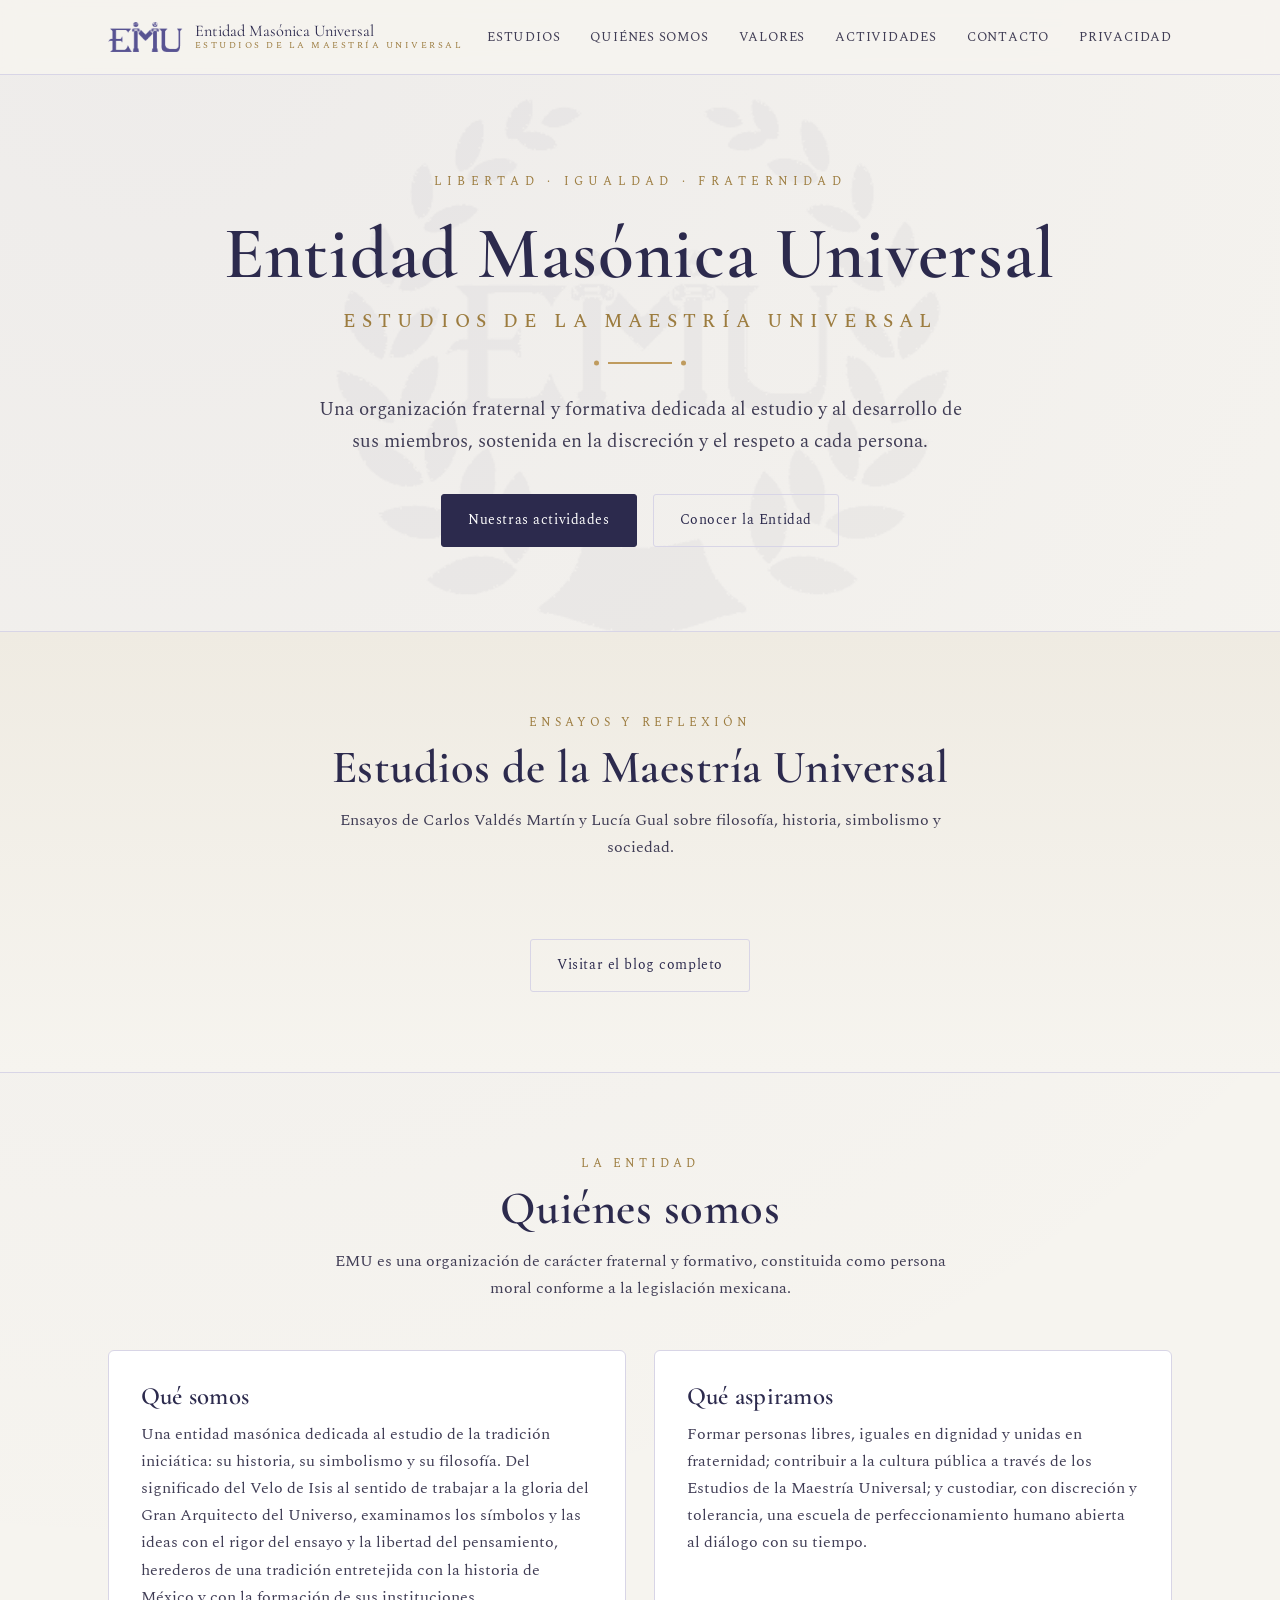
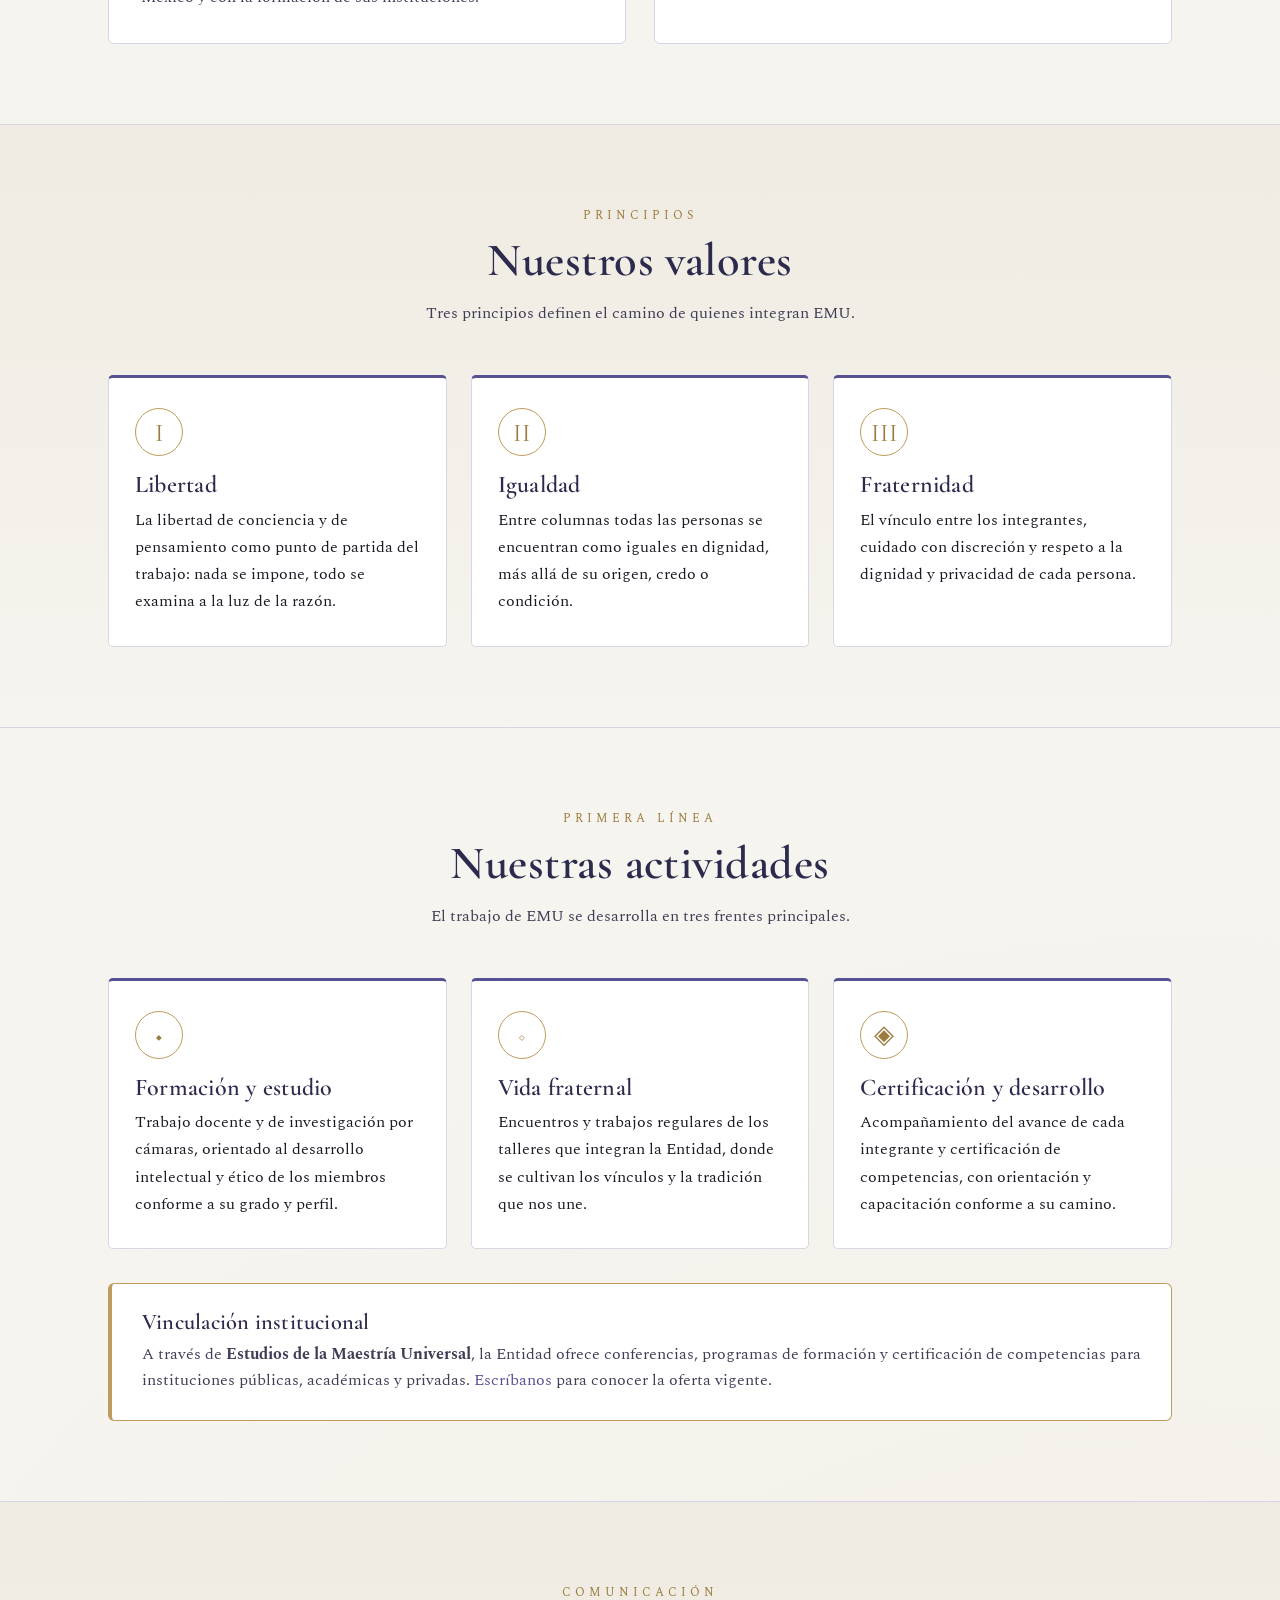
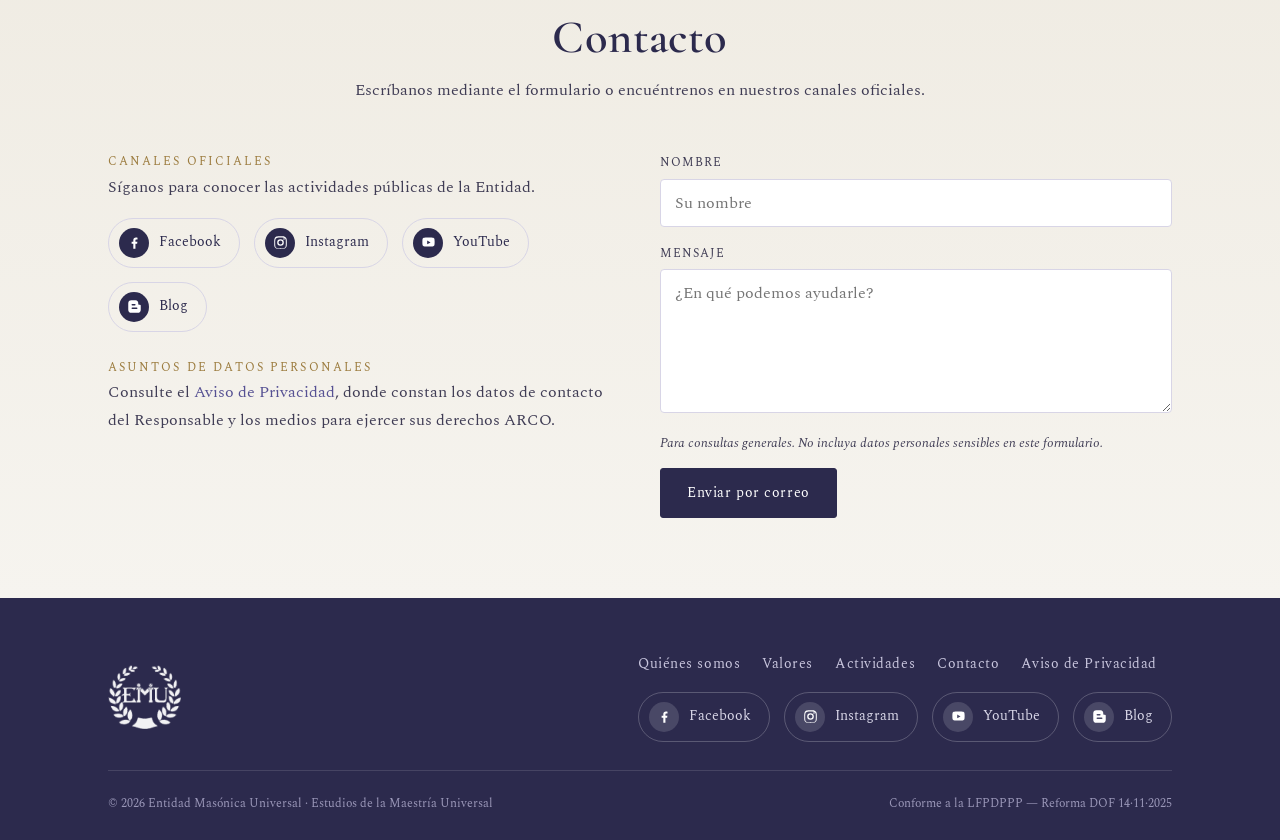
<file: index.html>
<!DOCTYPE html>
<html lang="es">
<head>
<meta charset="UTF-8">
<meta name="viewport" content="width=device-width, initial-scale=1.0">
<title>Entidad Masónica Universal (EMU)</title>
<meta name="description" content="Entidad Masónica Universal — Razón, Virtud y Fraternidad. Organización fraternal y formativa.">
<link rel="icon" href="[data-uri]">
<link rel="preconnect" href="https://fonts.googleapis.com">
<link rel="preconnect" href="https://fonts.gstatic.com" crossorigin>
<link href="https://fonts.googleapis.com/css2?family=Cormorant+Garamond:ital,wght@0,400;0,500;0,600;0,700;1,400;1,500&family=Spectral:wght@300;400;500;600&display=swap" rel="stylesheet">
<script type="application/ld+json">
{"@context":"https://schema.org","@type":"Organization","name":"Entidad Masónica Universal","alternateName":["EMU","Estudios de la Maestría Universal"],"url":"https://emu-ac.mx","sameAs":["https://www.facebook.com/groups/191150687660778","https://www.instagram.com/entidadmasonicauniversal/","https://www.youtube.com/@entidadmasonicauniversal5749","https://carlosvaldesmartin.blogspot.com/"]}
</script>
<style>
:root{
  --ink:#1B1A24; --ink-soft:#403D55;
  --purple:#565193; --purple-dk:#3E3A6E; --purple-deep:#2C2A4D;
  --lav:#EAE9F2; --lav-line:#D8D5E6;
  --gold:#BF9B5E; --gold-dk:#9C7C3F;
  --paper:#F6F4EF; --paper-warm:#EFEBE2; --panel:#FFFFFF;
  --maxw:1120px;
}
*{box-sizing:border-box;margin:0;padding:0}
html{scroll-behavior:smooth;scroll-padding-top:88px}
body{
  font-family:'Spectral',Georgia,serif; color:var(--ink);
  background:var(--paper);
  background-image:
    radial-gradient(circle at 12% 0%, rgba(86,81,147,.05), transparent 38%),
    radial-gradient(circle at 92% 100%, rgba(191,155,94,.05), transparent 40%);
  line-height:1.7; font-weight:400; -webkit-font-smoothing:antialiased;
}
h1,h2,h3,h4{font-family:'Cormorant Garamond',serif; font-weight:600; line-height:1.1; color:var(--purple-deep); letter-spacing:.01em}
a{color:var(--purple); text-decoration:none}
.wrap{max-width:var(--maxw); margin:0 auto; padding:0 28px}

/* ---------- NAV ---------- */
header{position:sticky; top:0; z-index:50; background:rgba(246,244,239,.86);
  backdrop-filter:blur(10px); border-bottom:1px solid var(--lav-line)}
.nav{display:flex; align-items:center; justify-content:space-between; height:74px}
.brand{display:flex; align-items:center; gap:12px}
.brand img{height:30px; width:auto}
.brand .bt{font-family:'Cormorant Garamond',serif; font-size:1.02rem; line-height:1; color:var(--purple-deep)}
.brand .bt small{display:block; font-family:'Spectral',serif; font-size:.56rem; letter-spacing:.28em; text-transform:uppercase; color:var(--gold-dk); margin-top:3px}
nav ul{list-style:none; display:flex; gap:30px; align-items:center}
nav a{font-family:'Spectral',serif; font-size:.82rem; letter-spacing:.06em; text-transform:uppercase; color:var(--ink-soft); position:relative; padding:4px 0}
nav a::after{content:""; position:absolute; left:0; bottom:-2px; width:0; height:1.5px; background:var(--gold); transition:width .3s ease}
nav a:hover{color:var(--purple-deep)} nav a:hover::after{width:100%}
.menu-btn{display:none; background:none; border:1px solid var(--lav-line); border-radius:4px; padding:8px 10px; cursor:pointer; color:var(--purple-deep); font-size:1.1rem}

/* ---------- HERO ---------- */
.hero{position:relative; overflow:hidden; padding:96px 0 84px; text-align:center}
.hero .seal-bg{position:absolute; top:50%; left:50%; transform:translate(-50%,-48%);
  width:min(620px,90%); opacity:.05; pointer-events:none; filter:saturate(.4)}
.hero-inner{position:relative}
.eyebrow{font-family:'Spectral',serif; font-size:.78rem; letter-spacing:.42em; text-transform:uppercase; color:var(--gold-dk); margin-bottom:22px}
.hero h1{font-size:clamp(2.6rem,6vw,4.6rem); font-weight:600}
.hero h1 .sub{display:block; font-family:'Spectral',serif; font-style:normal; font-weight:500; font-size:.26em; color:var(--gold-dk); margin-top:16px; letter-spacing:.32em; text-transform:uppercase}
.rule-gold{width:64px; height:2px; background:var(--gold); margin:30px auto; position:relative}
.rule-gold::before,.rule-gold::after{content:""; position:absolute; top:50%; width:5px; height:5px; background:var(--gold); border-radius:50%; transform:translateY(-50%)}
.rule-gold::before{left:-14px} .rule-gold::after{right:-14px}
.hero p.lead{max-width:660px; margin:0 auto 36px; font-size:1.18rem; color:var(--ink-soft)}
.cta-row{display:flex; gap:16px; justify-content:center; flex-wrap:wrap}
.btn{display:inline-flex; align-items:center; gap:9px; font-family:'Spectral',serif; font-size:.9rem; letter-spacing:.04em;
  padding:13px 26px; border-radius:3px; border:1px solid transparent; cursor:pointer; transition:all .25s ease}
.btn-solid{background:var(--purple-deep); color:#fff; border-color:var(--purple-deep)}
.btn-solid:hover{background:var(--purple); transform:translateY(-2px); box-shadow:0 10px 24px rgba(62,58,110,.22)}
.btn-ghost{background:transparent; color:var(--purple-deep); border-color:var(--lav-line)}
.btn-ghost:hover{border-color:var(--gold); color:var(--gold-dk)}

/* ---------- SECTIONS ---------- */
section.band{padding:80px 0; border-top:1px solid var(--lav-line)}
section.band.alt{background:linear-gradient(180deg,var(--paper-warm),var(--paper))}
.sec-head{text-align:center; margin-bottom:48px}
.sec-head .kicker{font-family:'Spectral',serif; font-size:.74rem; letter-spacing:.34em; text-transform:uppercase; color:var(--gold-dk); display:block; margin-bottom:10px}
.sec-head h2{font-size:clamp(2rem,4vw,2.9rem)}
.sec-head p{max-width:640px; margin:14px auto 0; color:var(--ink-soft)}

/* Quiénes somos / valores */
.two-col{display:grid; grid-template-columns:1fr 1fr; gap:28px}
.col-card{background:var(--panel); border:1px solid var(--lav-line); border-radius:6px; padding:32px}
.col-card h3{font-size:1.55rem; margin-bottom:10px}
.col-card p{color:var(--ink-soft); font-size:1rem}
.pillars{display:grid; grid-template-columns:repeat(3,1fr); gap:24px; margin-top:8px}
.pillar{background:var(--panel); border:1px solid var(--lav-line); border-top:3px solid var(--purple); border-radius:5px; padding:30px 26px; transition:transform .25s, box-shadow .25s}
.pillar:hover{transform:translateY(-4px); box-shadow:0 14px 30px rgba(44,42,77,.10)}
.pillar h3{font-size:1.5rem; margin-bottom:8px}
.pillar .ico{font-family:'Cormorant Garamond',serif; font-size:1.6rem; color:var(--gold-dk); border:1.5px solid var(--gold); width:48px; height:48px; display:flex; align-items:center; justify-content:center; border-radius:50%; margin-bottom:16px}
.editable-note{margin-top:30px; text-align:center; font-style:italic; font-size:.92rem; color:var(--ink-soft); background:var(--lav); border:1px dashed var(--purple); border-radius:5px; padding:14px 18px}

/* Aviso resumen (home) */
.aviso-card{background:var(--panel); border:1px solid var(--lav-line); border-top:4px solid var(--gold); border-radius:6px; padding:44px clamp(24px,5vw,56px); max-width:860px; margin:0 auto; text-align:center; box-shadow:0 8px 30px rgba(44,42,77,.06)}
.aviso-card h3{font-size:1.9rem; margin-bottom:12px}
.aviso-card p{color:var(--ink-soft); margin-bottom:10px}
.aviso-card ul{list-style:none; display:flex; flex-wrap:wrap; gap:10px 18px; justify-content:center; margin:20px 0 28px; padding:0}
.aviso-card li{font-family:'Spectral',serif; font-size:.82rem; letter-spacing:.04em; color:var(--purple-dk); background:var(--lav); border-radius:20px; padding:6px 14px}

/* Documento legal (aviso.html) */
.doc{background:var(--panel); border:1px solid var(--lav-line); border-radius:6px; padding:48px clamp(24px,5vw,64px); box-shadow:0 8px 30px rgba(44,42,77,.06)}
.doc .stamp{display:flex; justify-content:space-between; align-items:flex-start; flex-wrap:wrap; gap:14px; border-bottom:2px solid var(--gold); padding-bottom:18px; margin-bottom:30px}
.doc .stamp .meta{font-family:'Spectral',serif; font-size:.78rem; letter-spacing:.05em; color:var(--gold-dk); text-transform:uppercase; text-align:right}
.doc h3{font-size:1.7rem; margin:30px 0 8px; padding-top:6px}
.doc h3:first-of-type{margin-top:0}
.doc h4{font-family:'Cormorant Garamond',serif; font-size:1.25rem; color:var(--purple); margin:18px 0 4px}
.doc p{margin:0 0 12px; font-size:1rem}
.doc ul{margin:0 0 14px 22px} .doc li{margin-bottom:5px; font-size:1rem}
.doc .sensible{color:var(--purple-dk); font-weight:600}
.doc table.t{width:100%; border-collapse:collapse; margin:8px 0 18px; font-size:.92rem}
.doc table.t th{background:var(--purple-deep); color:#fff; text-align:left; padding:9px 12px; font-family:'Spectral',serif; font-weight:500; font-size:.82rem; letter-spacing:.03em}
.doc table.t td{border:1px solid var(--lav-line); padding:9px 12px; vertical-align:top}
.doc table.t tr:nth-child(even) td{background:#FAFAFD}
.tag{display:inline-block; font-family:'Spectral',serif; font-size:.66rem; font-weight:600; letter-spacing:.08em; text-transform:uppercase; padding:2px 8px; border-radius:3px}
.tag.s{background:var(--purple); color:#fff} .tag.o{background:var(--lav); color:var(--purple-dk)}

/* Derechos / ARCO hub */
.arco-grid{display:grid; grid-template-columns:repeat(2,1fr); gap:20px}
.arco-card{background:var(--panel); border:1px solid var(--lav-line); border-radius:6px; padding:28px; display:flex; flex-direction:column; transition:border-color .25s, transform .25s}
.arco-card:hover{border-color:var(--gold); transform:translateY(-3px)}
.arco-card .lt{font-family:'Cormorant Garamond',serif; font-size:2.2rem; color:var(--gold); line-height:1; margin-bottom:6px}
.arco-card h3{font-size:1.5rem; margin-bottom:8px}
.arco-card p{font-size:.96rem; color:var(--ink-soft); margin-bottom:18px; flex:1}
.arco-card .btn{align-self:flex-start}
.arco-steps{display:grid; grid-template-columns:repeat(4,1fr); gap:16px; margin-top:30px}
.step{text-align:center; padding:18px 12px; background:var(--lav); border-radius:5px}
.step .n{font-family:'Cormorant Garamond',serif; font-size:1.8rem; color:var(--purple); font-weight:700}
.step p{font-size:.84rem; color:var(--ink-soft); margin-top:4px}
.privacy-flag{margin-top:30px; background:#FBF6EC; border:1px solid var(--gold); border-left:4px solid var(--gold); border-radius:5px; padding:18px 22px; font-size:.94rem}
.privacy-flag strong{color:var(--gold-dk)}

/* FAQ */
.faq{max-width:820px; margin:0 auto}
.faq details{background:var(--panel); border:1px solid var(--lav-line); border-radius:5px; margin-bottom:12px; overflow:hidden}
.faq summary{cursor:pointer; padding:18px 22px; font-family:'Cormorant Garamond',serif; font-size:1.32rem; color:var(--purple-deep); list-style:none; display:flex; justify-content:space-between; align-items:center; gap:14px}
.faq summary::-webkit-details-marker{display:none}
.faq summary::after{content:"+"; font-family:'Spectral',serif; font-size:1.5rem; color:var(--gold); transition:transform .25s}
.faq details[open] summary::after{transform:rotate(45deg)}
.faq details[open] summary{border-bottom:1px solid var(--lav-line)}
.faq .a{padding:16px 22px 22px; font-size:1rem; color:var(--ink-soft)}

/* Contacto */
.contact-grid{display:grid; grid-template-columns:1fr 1fr; gap:40px; align-items:start}
.contact-info p{margin-bottom:16px; font-size:1.02rem; color:var(--ink-soft)}
.contact-info .lbl{font-family:'Spectral',serif; font-size:.72rem; letter-spacing:.18em; text-transform:uppercase; color:var(--gold-dk); display:block; margin-bottom:2px}
.form label{display:block; font-family:'Spectral',serif; font-size:.78rem; letter-spacing:.08em; text-transform:uppercase; color:var(--ink-soft); margin:0 0 5px}
.form input,.form textarea{width:100%; font-family:'Spectral',serif; font-size:1rem; padding:11px 14px; border:1px solid var(--lav-line); border-radius:4px; background:var(--panel); margin-bottom:16px; color:var(--ink)}
.form input:focus,.form textarea:focus{outline:none; border-color:var(--purple)}
.form .mini{font-size:.82rem; color:var(--ink-soft); font-style:italic; margin-top:-6px}

/* Redes sociales */
.social-row{display:flex; gap:14px; flex-wrap:wrap; margin-top:8px}
.social-btn{display:inline-flex; align-items:center; gap:10px; font-family:'Spectral',serif; font-size:.88rem; color:var(--purple-deep);
  border:1px solid var(--lav-line); border-radius:30px; padding:9px 18px 9px 10px; transition:border-color .25s, transform .25s}
.social-btn:hover{border-color:var(--gold); transform:translateY(-2px)}
.social-btn .si{width:30px; height:30px; border-radius:50%; background:var(--purple-deep); color:#fff; display:flex; align-items:center; justify-content:center}
.social-btn .si svg{width:15px; height:15px; fill:#fff}
footer .social-row{justify-content:flex-end}
footer .social-btn{border-color:rgba(255,255,255,.22); color:#D9D7E8}
footer .social-btn .si{background:rgba(255,255,255,.14)}
footer .social-btn:hover{border-color:var(--gold); color:#fff}

/* Footer */
footer{background:var(--purple-deep); color:#D9D7E8; padding:54px 0 26px; margin-top:0}
.foot-top{display:flex; justify-content:space-between; align-items:center; flex-wrap:wrap; gap:24px; border-bottom:1px solid rgba(255,255,255,.12); padding-bottom:28px}
.foot-top img{height:64px; opacity:.95; filter:brightness(0) invert(1)}
.foot-links{display:flex; gap:22px; flex-wrap:wrap}
.foot-links a{color:#C9C6DE; font-family:'Spectral',serif; font-size:.86rem; letter-spacing:.04em}
.foot-links a:hover{color:var(--gold)}
.foot-bottom{padding-top:22px; font-size:.78rem; color:#9A97B8; display:flex; justify-content:space-between; flex-wrap:wrap; gap:10px}

/* reveal */
.reveal{opacity:0; transform:translateY(22px); transition:opacity .7s ease, transform .7s ease}
.reveal.in{opacity:1; transform:none}

@media(max-width:860px){
  .pillars,.arco-grid,.arco-steps,.contact-grid,.two-col{grid-template-columns:1fr}
  .arco-steps{grid-template-columns:repeat(2,1fr)}
  nav ul{position:fixed; inset:74px 0 auto 0; flex-direction:column; gap:0; background:var(--paper); border-bottom:1px solid var(--lav-line); padding:8px 0; transform:translateY(-130%); transition:transform .3s ease}
  nav ul.open{transform:none}
  nav li{width:100%; text-align:center} nav a{display:block; padding:14px 0}
  .menu-btn{display:block}
  footer .social-row{justify-content:flex-start}
}

/* ===== Estudios ===== */
.lectura{background:linear-gradient(135deg,var(--purple-deep),var(--purple)); color:#EDEBF7; border-radius:8px; padding:36px clamp(22px,4vw,48px); margin-bottom:34px}
.lectura-tag{display:inline-block; font-family:'Spectral',serif; font-size:.7rem; letter-spacing:.3em; text-transform:uppercase; color:var(--gold); border:1px solid var(--gold); border-radius:20px; padding:4px 14px; margin-bottom:14px}
.lectura h3{color:#fff; font-size:clamp(1.5rem,3vw,2.1rem); margin-bottom:10px}
.lectura p{color:#CFCCE4; max-width:760px; margin-bottom:20px}
.lectura .lectura-ghost{border-color:rgba(255,255,255,.35); color:#fff}
.lectura .lectura-ghost:hover{border-color:var(--gold); color:var(--gold)}
.post-grid{display:grid; grid-template-columns:repeat(3,1fr); gap:22px}
.post-card{background:var(--panel); border:1px solid var(--lav-line); border-radius:6px; overflow:hidden; display:flex; flex-direction:column; transition:transform .25s, box-shadow .25s}
.post-card:hover{transform:translateY(-4px); box-shadow:0 14px 30px rgba(44,42,77,.10)}
.pc-img{height:150px; background-size:cover; background-position:center; background-color:var(--lav)}
.pc-body{padding:20px 22px; display:flex; flex-direction:column; flex:1}
.pc-date{font-family:'Spectral',serif; font-size:.72rem; letter-spacing:.14em; text-transform:uppercase; color:var(--gold-dk); margin-bottom:6px}
.pc-body h3{font-size:1.25rem; line-height:1.25; margin-bottom:8px}
.pc-body p{font-size:.92rem; color:var(--ink-soft); flex:1}
.pc-share{margin-top:12px; font-family:'Spectral',serif; font-size:.82rem}
.estudios-foot{text-align:center; margin-top:30px}
.mini-note{text-align:center; font-size:.82rem; font-style:italic; color:var(--ink-soft); margin-top:12px}
@media(max-width:860px){.post-grid{grid-template-columns:1fr}}

/* Vinculación institucional */
.vinculo{margin-top:34px; background:var(--panel); border:1px solid var(--gold); border-left:4px solid var(--gold); border-radius:6px; padding:26px 30px}
.vinculo h3{font-size:1.4rem; margin-bottom:6px}
.vinculo p{color:var(--ink-soft); font-size:.98rem; margin:0}

</style>
</head>
<body>

<!-- ===== NAV ===== -->
<header>
  <div class="wrap nav">
    <a class="brand" href="#inicio">
      <img src="[data-uri]" alt="EMU">
      <span class="bt">Entidad Masónica Universal<small>Estudios de la Maestría Universal</small></span>
    </a>
    <button class="menu-btn" id="menuBtn" aria-label="Menú">☰</button>
    <nav>
      <ul id="navList">
        <li><a href="#estudios">Estudios</a></li>
        <li><a href="#nosotros">Quiénes somos</a></li>
        <li><a href="#valores">Valores</a></li>
        <li><a href="#actividades">Actividades</a></li>
        <li><a href="#contacto">Contacto</a></li>
        <li><a href="aviso.html">Privacidad</a></li>
      </ul>
    </nav>
  </div>
</header>

<!-- ===== HERO ===== -->
<section class="hero" id="inicio">
  <img src="[data-uri]" class="seal-bg" alt="">
  <div class="wrap hero-inner">
    <p class="eyebrow">Libertad &middot; Igualdad &middot; Fraternidad</p>
    <h1>Entidad Masónica Universal<span class="sub">Estudios de la Maestría Universal</span></h1>
    <div class="rule-gold"></div>
    <p class="lead">Una organización fraternal y formativa dedicada al estudio y al desarrollo de sus miembros, sostenida en la discreción y el respeto a cada persona.</p>
    <div class="cta-row">
      <a class="btn btn-solid" href="#actividades">Nuestras actividades</a>
      <a class="btn btn-ghost" href="#nosotros">Conocer la Entidad</a>
    </div>
  </div>
</section>

<!-- ===== ESTUDIOS ===== -->
<section class="band alt" id="estudios">
  <div class="wrap">
    <div class="sec-head reveal">
      <span class="kicker">Ensayos y Reflexión</span>
      <h2>Estudios de la Maestría Universal</h2>
      <p>Ensayos de Carlos Valdés Martín y Lucía Gual sobre filosofía, historia, simbolismo y sociedad.</p>
    </div>

    <div class="lectura reveal" id="lecturaDia" hidden>
      <div class="lectura-tag">Lectura del día</div>
      <h3 id="ldTitulo"></h3>
      <p id="ldResumen"></p>
      <div class="cta-row" style="justify-content:flex-start">
        <a class="btn" id="ldLeer" href="#" target="_blank" rel="noopener" style="background:var(--gold); border-color:var(--gold); color:var(--purple-deep)">Leer el ensayo</a>
        <a class="btn btn-ghost lectura-ghost" id="ldWa" href="#" target="_blank" rel="noopener">Compartir por WhatsApp</a>
      </div>
    </div>

    <div class="post-grid" id="postGrid"></div>

    <p class="estudios-foot reveal">
      <a class="btn btn-ghost" href="https://carlosvaldesmartin.blogspot.com/" target="_blank" rel="noopener">Visitar el blog completo</a>
    </p>
  </div>
</section>

<!-- ===== NOSOTROS ===== -->
<section class="band" id="nosotros">
  <div class="wrap">
    <div class="sec-head reveal">
      <span class="kicker">La Entidad</span>
      <h2>Quiénes somos</h2>
      <p>EMU es una organización de carácter fraternal y formativo, constituida como persona moral conforme a la legislación mexicana.</p>
    </div>
    <div class="two-col">
      <div class="col-card reveal">
        <h3>Qué somos</h3>
        <p>Una entidad masónica dedicada al estudio de la tradición iniciática: su historia, su simbolismo y su filosofía. Del significado del Velo de Isis al sentido de trabajar a la gloria del Gran Arquitecto del Universo, examinamos los símbolos y las ideas con el rigor del ensayo y la libertad del pensamiento, herederos de una tradición entretejida con la historia de México y con la formación de sus instituciones.</p>
      </div>
      <div class="col-card reveal">
        <h3>Qué aspiramos</h3>
        <p>Formar personas libres, iguales en dignidad y unidas en fraternidad; contribuir a la cultura pública a través de los Estudios de la Maestría Universal; y custodiar, con discreción y tolerancia, una escuela de perfeccionamiento humano abierta al diálogo con su tiempo.</p>
      </div>
    </div>
  </section>

<!-- ===== VALORES ===== -->
<section class="band alt" id="valores">
  <div class="wrap">
    <div class="sec-head reveal">
      <span class="kicker">Principios</span>
      <h2>Nuestros valores</h2>
      <p>Tres principios definen el camino de quienes integran EMU.</p>
    </div>
    <div class="pillars">
      <div class="pillar reveal"><div class="ico">I</div><h3>Libertad</h3><p>La libertad de conciencia y de pensamiento como punto de partida del trabajo: nada se impone, todo se examina a la luz de la razón.</p></div>
      <div class="pillar reveal"><div class="ico">II</div><h3>Igualdad</h3><p>Entre columnas todas las personas se encuentran como iguales en dignidad, más allá de su origen, credo o condición.</p></div>
      <div class="pillar reveal"><div class="ico">III</div><h3>Fraternidad</h3><p>El vínculo entre los integrantes, cuidado con discreción y respeto a la dignidad y privacidad de cada persona.</p></div>
    </div>
  </div>
</section>

<!-- ===== ACTIVIDADES ===== -->
<section class="band" id="actividades">
  <div class="wrap">
    <div class="sec-head reveal">
      <span class="kicker">Primera Línea</span>
      <h2>Nuestras actividades</h2>
      <p>El trabajo de EMU se desarrolla en tres frentes principales.</p>
    </div>
    <div class="pillars">
      <div class="pillar reveal">
        <div class="ico">&#9670;</div>
        <h3>Formación y estudio</h3>
        <p>Trabajo docente y de investigación por cámaras, orientado al desarrollo intelectual y ético de los miembros conforme a su grado y perfil.</p>
      </div>
      <div class="pillar reveal">
        <div class="ico">&#9671;</div>
        <h3>Vida fraternal</h3>
        <p>Encuentros y trabajos regulares de los talleres que integran la Entidad, donde se cultivan los vínculos y la tradición que nos une.</p>
      </div>
      <div class="pillar reveal">
        <div class="ico">&#9672;</div>
        <h3>Certificación y desarrollo</h3>
        <p>Acompañamiento del avance de cada integrante y certificación de competencias, con orientación y capacitación conforme a su camino.</p>
      </div>
    </div>
    <div class="vinculo reveal">
      <h3>Vinculación institucional</h3>
      <p>A través de <strong>Estudios de la Maestría Universal</strong>, la Entidad ofrece conferencias, programas de formación y certificación de competencias para instituciones públicas, académicas y privadas. <a href="#contacto">Escríbanos</a> para conocer la oferta vigente.</p>
    </div>
  </div>
</section>

<!-- ===== CONTACTO ===== -->
<section class="band alt" id="contacto">
  <div class="wrap">
    <div class="sec-head reveal">
      <span class="kicker">Comunicación</span>
      <h2>Contacto</h2>
      <p>Escríbanos mediante el formulario o encuéntrenos en nuestros canales oficiales.</p>
    </div>
    <div class="contact-grid">
      <div class="contact-info reveal">
        <p><span class="lbl">Canales oficiales</span>Síganos para conocer las actividades públicas de la Entidad.</p>
        <div class="social-row">
          <a class="social-btn" href="https://www.facebook.com/groups/191150687660778" target="_blank" rel="noopener">
            <span class="si"><svg viewBox="0 0 24 24"><path d="M13.5 22v-8h2.7l.4-3.2h-3.1V8.7c0-.9.3-1.6 1.6-1.6h1.7V4.2c-.3 0-1.3-.1-2.5-.1-2.5 0-4.2 1.5-4.2 4.3v2.4H7.4V14h2.7v8h3.4z"/></svg></span>
            Facebook
          </a>
          <a class="social-btn" href="https://www.instagram.com/entidadmasonicauniversal/" target="_blank" rel="noopener">
            <span class="si"><svg viewBox="0 0 24 24"><path d="M12 8.8A3.2 3.2 0 1 0 12 15.2 3.2 3.2 0 1 0 12 8.8zm0-2.1a5.3 5.3 0 1 1 0 10.6 5.3 5.3 0 0 1 0-10.6zm6.8-.3a1.2 1.2 0 1 1-2.4 0 1.2 1.2 0 0 1 2.4 0zM12 4.1c-2.6 0-2.9 0-4 .1-1 0-1.6.2-2 .4-.5.2-.8.4-1.2.8-.4.4-.6.7-.8 1.2-.2.4-.3 1-.4 2-.1 1.1-.1 1.4-.1 4s0 2.9.1 4c0 1 .2 1.6.4 2 .2.5.4.8.8 1.2.4.4.7.6 1.2.8.4.2 1 .3 2 .4 1.1.1 1.4.1 4 .1s2.9 0 4-.1c1 0 1.6-.2 2-.4.5-.2.8-.4 1.2-.8.4-.4.6-.7.8-1.2.2-.4.3-1 .4-2 .1-1.1.1-1.4.1-4s0-2.9-.1-4c0-1-.2-1.6-.4-2-.2-.5-.4-.8-.8-1.2-.4-.4-.7-.6-1.2-.8-.4-.2-1-.3-2-.4-1.1-.1-1.4-.1-4-.1zM12 2c2.7 0 3 0 4.1.1 1.1.1 1.8.2 2.4.5.7.3 1.2.6 1.8 1.2.6.6.9 1.1 1.2 1.8.2.6.4 1.3.5 2.4.1 1.1.1 1.4.1 4.1s0 3-.1 4.1c-.1 1.1-.2 1.8-.5 2.4-.3.7-.6 1.2-1.2 1.8-.6.6-1.1.9-1.8 1.2-.6.2-1.3.4-2.4.5-1.1.1-1.4.1-4.1.1s-3 0-4.1-.1c-1.1-.1-1.8-.2-2.4-.5-.7-.3-1.2-.6-1.8-1.2-.6-.6-.9-1.1-1.2-1.8-.2-.6-.4-1.3-.5-2.4C2 15 2 14.7 2 12s0-3 .1-4.1c.1-1.1.2-1.8.5-2.4.3-.7.6-1.2 1.2-1.8.6-.6 1.1-.9 1.8-1.2.6-.2 1.3-.4 2.4-.5C9 2 9.3 2 12 2z"/></svg></span>
            Instagram
          </a>
          <a class="social-btn" href="https://www.youtube.com/@entidadmasonicauniversal5749" target="_blank" rel="noopener">
            <span class="si"><svg viewBox="0 0 24 24"><path d="M21.6 7.2s-.2-1.4-.8-2c-.7-.8-1.6-.8-2-.9C16 4.1 12 4.1 12 4.1s-4 0-6.8.2c-.4.1-1.3.1-2 .9-.6.6-.8 2-.8 2S2.2 8.9 2.2 10.5v1.5c0 1.6.2 3.3.2 3.3s.2 1.4.8 2c.7.8 1.7.8 2.1.9 1.6.1 6.7.2 6.7.2s4 0 6.8-.2c.4-.1 1.3-.1 2-.9.6-.6.8-2 .8-2s.2-1.6.2-3.3v-1.5c0-1.6-.2-3.3-.2-3.3zM9.9 14.9V8.7l5.4 3.1-5.4 3.1z"/></svg></span>
            YouTube
          </a>
          <a class="social-btn" href="https://carlosvaldesmartin.blogspot.com/" target="_blank" rel="noopener"><span class="si"><svg viewBox="0 0 24 24"><path d="M13.5 2H7a5 5 0 0 0-5 5v10a5 5 0 0 0 5 5h10a5 5 0 0 0 5-5v-6.5A1.5 1.5 0 0 0 20.5 9H19a1 1 0 0 1-1-1V7a5 5 0 0 0-4.5-5zM8.5 8h4a1.25 1.25 0 0 1 0 2.5h-4a1.25 1.25 0 0 1 0-2.5zm0 5.5h7a1.25 1.25 0 0 1 0 2.5h-7a1.25 1.25 0 0 1 0-2.5z"/></svg></span>Blog</a>
        </div>
        <p style="margin-top:26px"><span class="lbl">Asuntos de datos personales</span>Consulte el <a href="aviso.html">Aviso de Privacidad</a>, donde constan los datos de contacto del Responsable y los medios para ejercer sus derechos ARCO.</p>
      </div>
      <div class="form reveal">
        <label for="cn">Nombre</label>
        <input id="cn" type="text" placeholder="Su nombre">
        <label for="cm">Mensaje</label>
        <textarea id="cm" rows="5" placeholder="¿En qué podemos ayudarle?"></textarea>
        <p class="mini">Para consultas generales. No incluya datos personales sensibles en este formulario.</p>
        <button type="button" class="btn btn-solid" id="sendBtn" style="margin-top:14px">Enviar por correo</button>
      </div>
    </div>
  </div>
</section>

<!-- ===== FOOTER ===== -->
<footer>
  <div class="wrap">
    <div class="foot-top">
      <img src="[data-uri]" alt="EMU">
      <div>
        <div class="foot-links" style="margin-bottom:16px">
          <a href="#nosotros">Quiénes somos</a>
          <a href="#valores">Valores</a>
          <a href="#actividades">Actividades</a>
          <a href="#contacto">Contacto</a>
          <a href="aviso.html">Aviso de Privacidad</a>
        </div>
        <div class="social-row">
          <a class="social-btn" href="https://www.facebook.com/groups/191150687660778" target="_blank" rel="noopener"><span class="si"><svg viewBox="0 0 24 24"><path d="M13.5 22v-8h2.7l.4-3.2h-3.1V8.7c0-.9.3-1.6 1.6-1.6h1.7V4.2c-.3 0-1.3-.1-2.5-.1-2.5 0-4.2 1.5-4.2 4.3v2.4H7.4V14h2.7v8h3.4z"/></svg></span>Facebook</a>
          <a class="social-btn" href="https://www.instagram.com/entidadmasonicauniversal/" target="_blank" rel="noopener"><span class="si"><svg viewBox="0 0 24 24"><path d="M12 8.8A3.2 3.2 0 1 0 12 15.2 3.2 3.2 0 1 0 12 8.8zm0-2.1a5.3 5.3 0 1 1 0 10.6 5.3 5.3 0 0 1 0-10.6zm6.8-.3a1.2 1.2 0 1 1-2.4 0 1.2 1.2 0 0 1 2.4 0zM12 4.1c-2.6 0-2.9 0-4 .1-1 0-1.6.2-2 .4-.5.2-.8.4-1.2.8-.4.4-.6.7-.8 1.2-.2.4-.3 1-.4 2-.1 1.1-.1 1.4-.1 4s0 2.9.1 4c0 1 .2 1.6.4 2 .2.5.4.8.8 1.2.4.4.7.6 1.2.8.4.2 1 .3 2 .4 1.1.1 1.4.1 4 .1s2.9 0 4-.1c1 0 1.6-.2 2-.4.5-.2.8-.4 1.2-.8.4-.4.6-.7.8-1.2.2-.4.3-1 .4-2 .1-1.1.1-1.4.1-4s0-2.9-.1-4c0-1-.2-1.6-.4-2-.2-.5-.4-.8-.8-1.2-.4-.4-.7-.6-1.2-.8-.4-.2-1-.3-2-.4-1.1-.1-1.4-.1-4-.1zM12 2c2.7 0 3 0 4.1.1 1.1.1 1.8.2 2.4.5.7.3 1.2.6 1.8 1.2.6.6.9 1.1 1.2 1.8.2.6.4 1.3.5 2.4.1 1.1.1 1.4.1 4.1s0 3-.1 4.1c-.1 1.1-.2 1.8-.5 2.4-.3.7-.6 1.2-1.2 1.8-.6.6-1.1.9-1.8 1.2-.6.2-1.3.4-2.4.5-1.1.1-1.4.1-4.1.1s-3 0-4.1-.1c-1.1-.1-1.8-.2-2.4-.5-.7-.3-1.2-.6-1.8-1.2-.6-.6-.9-1.1-1.2-1.8-.2-.6-.4-1.3-.5-2.4C2 15 2 14.7 2 12s0-3 .1-4.1c.1-1.1.2-1.8.5-2.4.3-.7.6-1.2 1.2-1.8.6-.6 1.1-.9 1.8-1.2.6-.2 1.3-.4 2.4-.5C9 2 9.3 2 12 2z"/></svg></span>Instagram</a>
          <a class="social-btn" href="https://www.youtube.com/@entidadmasonicauniversal5749" target="_blank" rel="noopener"><span class="si"><svg viewBox="0 0 24 24"><path d="M21.6 7.2s-.2-1.4-.8-2c-.7-.8-1.6-.8-2-.9C16 4.1 12 4.1 12 4.1s-4 0-6.8.2c-.4.1-1.3.1-2 .9-.6.6-.8 2-.8 2S2.2 8.9 2.2 10.5v1.5c0 1.6.2 3.3.2 3.3s.2 1.4.8 2c.7.8 1.7.8 2.1.9 1.6.1 6.7.2 6.7.2s4 0 6.8-.2c.4-.1 1.3-.1 2-.9.6-.6.8-2 .8-2s.2-1.6.2-3.3v-1.5c0-1.6-.2-3.3-.2-3.3zM9.9 14.9V8.7l5.4 3.1-5.4 3.1z"/></svg></span>YouTube</a><a class="social-btn" href="https://carlosvaldesmartin.blogspot.com/" target="_blank" rel="noopener"><span class="si"><svg viewBox="0 0 24 24"><path d="M13.5 2H7a5 5 0 0 0-5 5v10a5 5 0 0 0 5 5h10a5 5 0 0 0 5-5v-6.5A1.5 1.5 0 0 0 20.5 9H19a1 1 0 0 1-1-1V7a5 5 0 0 0-4.5-5zM8.5 8h4a1.25 1.25 0 0 1 0 2.5h-4a1.25 1.25 0 0 1 0-2.5zm0 5.5h7a1.25 1.25 0 0 1 0 2.5h-7a1.25 1.25 0 0 1 0-2.5z"/></svg></span>Blog</a>
        </div>
      </div>
    </div>
    <div class="foot-bottom">
      <span>&copy; 2026 Entidad Masónica Universal &middot; Estudios de la Maestría Universal</span>
      <span>Conforme a la LFPDPPP &mdash; Reforma DOF 14&middot;11&middot;2025</span>
    </div>
  </div>
</footer>

<script>
  const mb=document.getElementById('menuBtn'), nl=document.getElementById('navList');
  mb.addEventListener('click',()=>nl.classList.toggle('open'));
  nl.querySelectorAll('a').forEach(a=>a.addEventListener('click',()=>nl.classList.remove('open')));

  document.getElementById('sendBtn').addEventListener('click',()=>{
    const n=encodeURIComponent(document.getElementById('cn').value||'');
    const m=encodeURIComponent(document.getElementById('cm').value||'');
    window.location.href='mailto:emuac33@gmail.com?subject=Consulta%20desde%20el%20sitio%20EMU'+
      '&body=Nombre%3A%20'+n+'%0A%0AMensaje%3A%0A'+m;
  });


  // ===== Estudios: feed de Blogger (JSONP, sin backend) =====
  (function(){
    const FEED='https://carlosvaldesmartin.blogspot.com/feeds/posts/summary?alt=json-in-script';
    function jsonp(url,ok){
      const cb='__emu'+Math.floor(Math.random()*1e9);
      const s=document.createElement('script');
      window[cb]=d=>{try{ok(d);}finally{delete window[cb];s.remove();}};
      s.onerror=()=>{delete window[cb];s.remove();};
      s.src=url+'&callback='+cb; document.head.appendChild(s);
    }
    const strip=t=>{const d=document.createElement('div');d.innerHTML=t;return (d.textContent||'').replace(/\s+/g,' ').trim();};
    const linkOf=e=>{const l=(e.link||[]).find(x=>x.rel==='alternate');return l?l.href:'#';};
    const esc=t=>t.replace(/&/g,'&amp;').replace(/</g,'&lt;');
    function card(e){
      const url=linkOf(e), tit=e.title.$t;
      const txt=strip((e.summary||{$t:''}).$t).slice(0,150);
      let img=e.media$thumbnail?e.media$thumbnail.url.replace(/\/s72(-c)?\//,'/s400/').replace(/=s72(-c)?/,'=s400'):null;
      const d=new Date(e.published.$t).toLocaleDateString('es-MX',{year:'numeric',month:'long',day:'numeric'});
      return '<article class="post-card">'+(img?'<div class="pc-img" style="background-image:url(\''+img+'\')"></div>':'')+
        '<div class="pc-body"><span class="pc-date">'+d+'</span><h3><a href="'+url+'" target="_blank" rel="noopener">'+esc(tit)+'</a></h3><p>'+esc(txt)+'\u2026</p>'+
        '<div class="pc-share"><a href="https://wa.me/?text='+encodeURIComponent(tit+' \u2014 '+url)+'" target="_blank" rel="noopener">WhatsApp</a> \u00b7 '+
        '<a href="https://www.facebook.com/sharer/sharer.php?u='+encodeURIComponent(url)+'" target="_blank" rel="noopener">Facebook</a></div></div></article>';
    }
    jsonp(FEED+'&max-results=3',d=>{
      const es=(d.feed.entry||[]);
      document.getElementById('postGrid').innerHTML=es.map(card).join('');
      const total=parseInt(d.feed.openSearch$totalResults.$t,10)||1;
      const n=new Date(); const key=n.getFullYear()*10000+(n.getMonth()+1)*100+n.getDate();
      let x=key%2147483647; x=(x*48271)%2147483647;
      const idx=(x%total)+1;
      jsonp(FEED+'&start-index='+idx+'&max-results=1',dd=>{
        const e=(dd.feed.entry||[])[0]; if(!e)return;
        const url=linkOf(e);
        document.getElementById('ldTitulo').textContent=e.title.$t;
        document.getElementById('ldResumen').textContent=strip((e.summary||{$t:''}).$t).slice(0,260)+'\u2026';
        document.getElementById('ldLeer').href=url;
        document.getElementById('ldWa').href='https://wa.me/?text='+encodeURIComponent('Lectura del d\u00eda \u00b7 '+e.title.$t+' \u2014 '+url);
        document.getElementById('lecturaDia').hidden=false;
      });
    });
  })();

  const io=new IntersectionObserver((es)=>{es.forEach(e=>{if(e.isIntersecting){e.target.classList.add('in');io.unobserve(e.target);}})},{threshold:.12});
  document.querySelectorAll('.reveal').forEach((el,i)=>{el.style.transitionDelay=(i%4*60)+'ms';io.observe(el);});
</script>
</body>
</html>
</file>
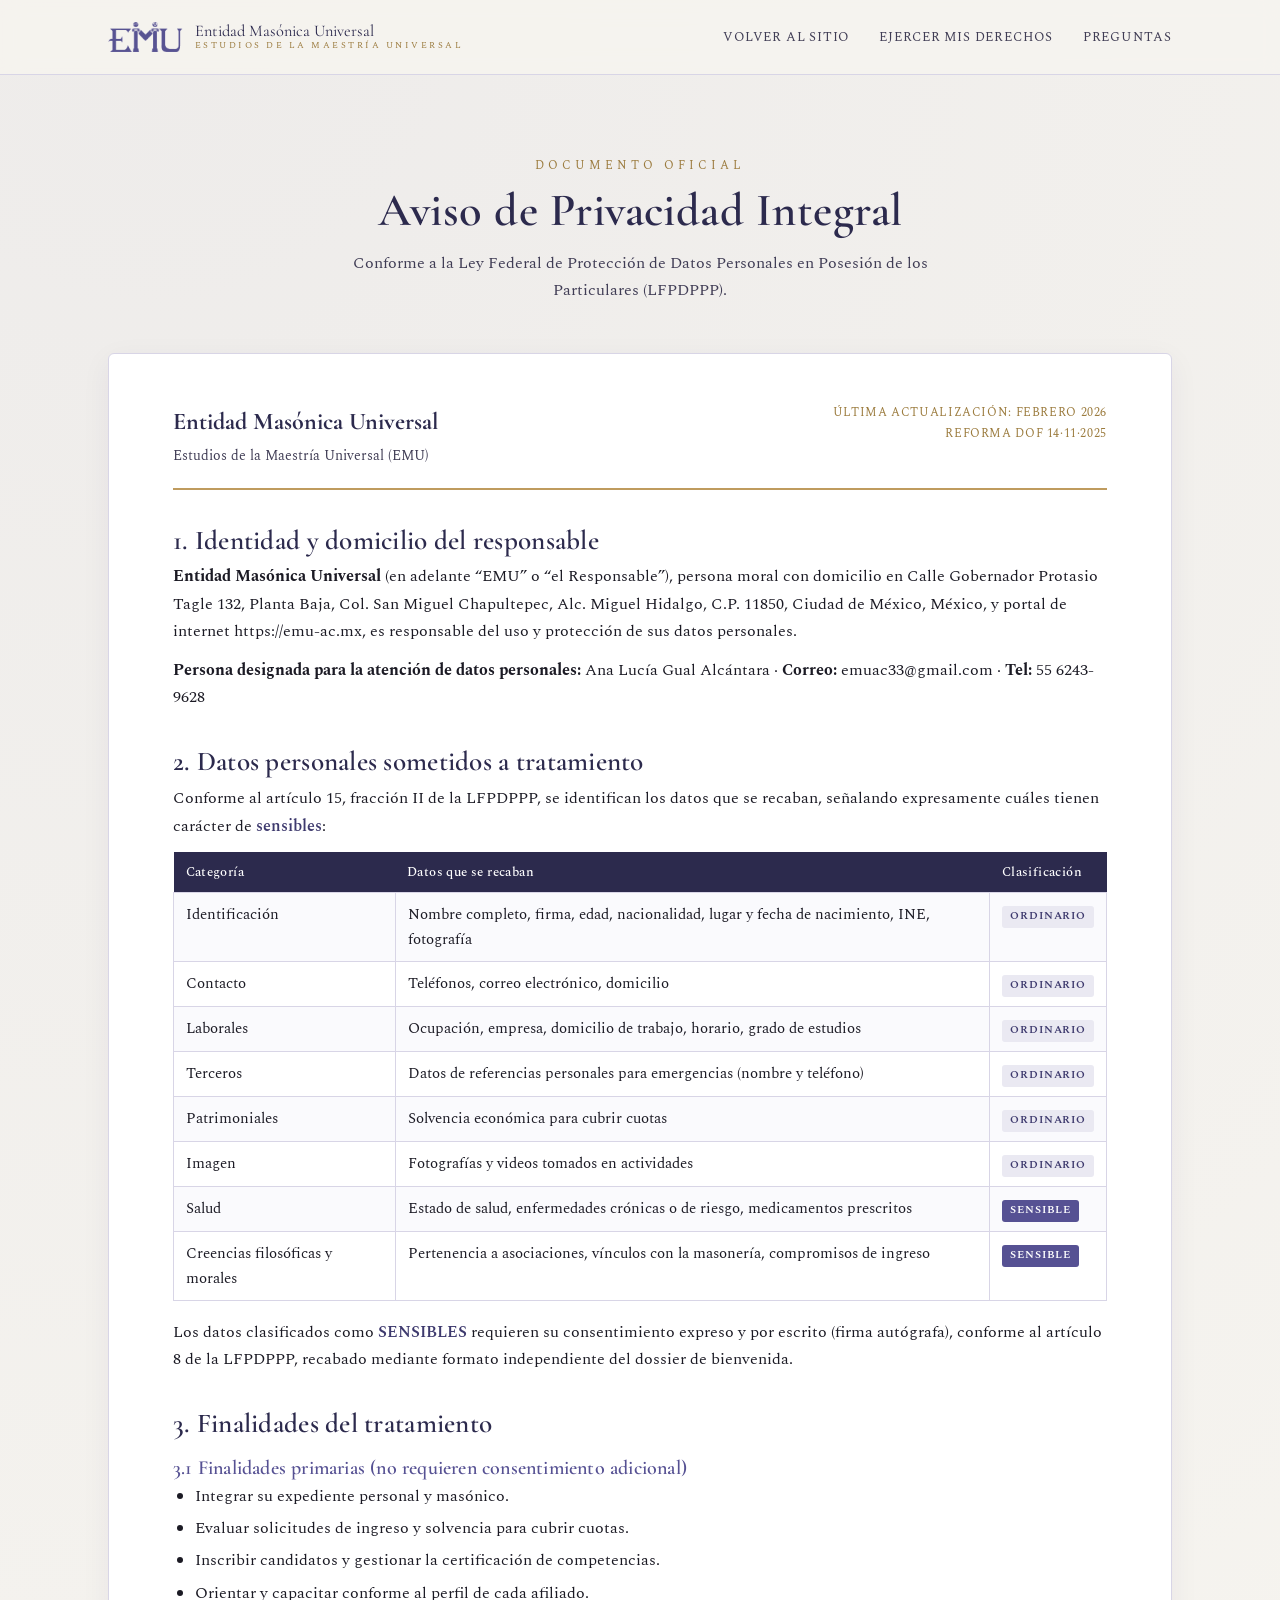
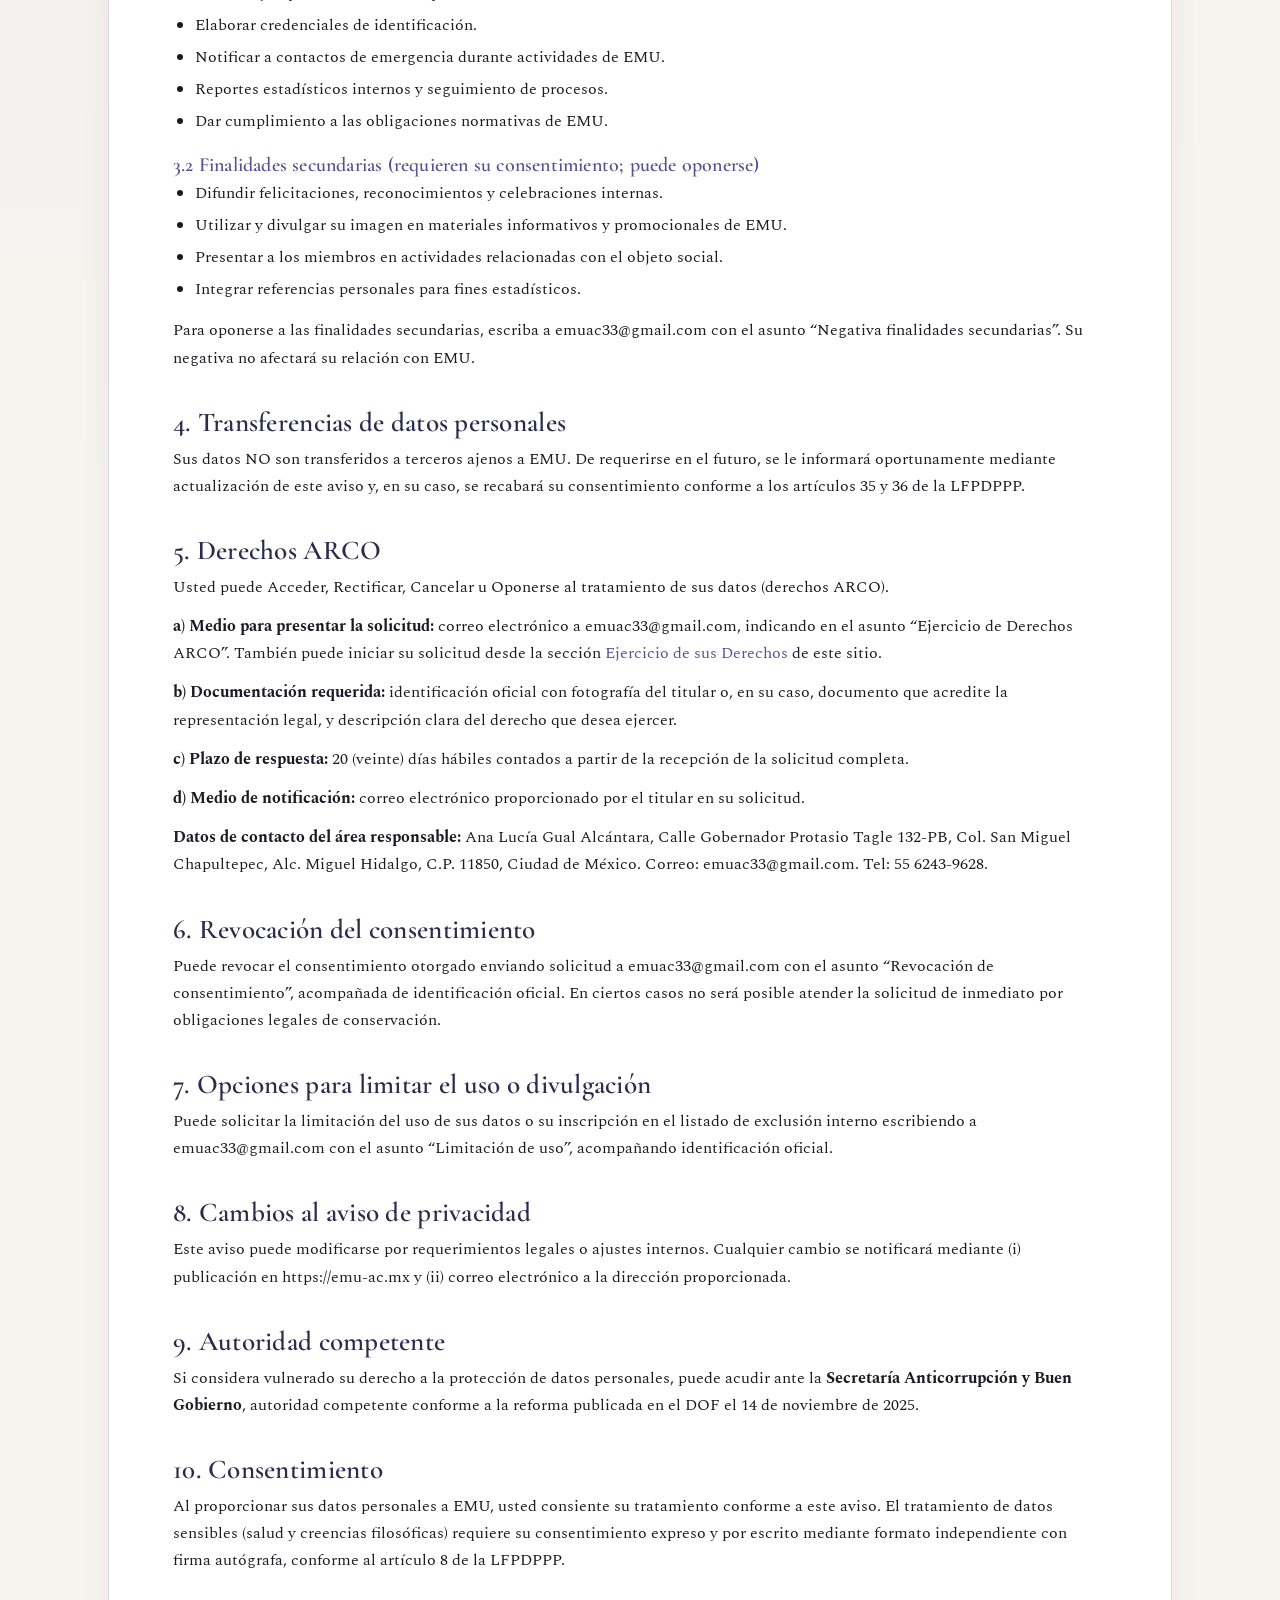
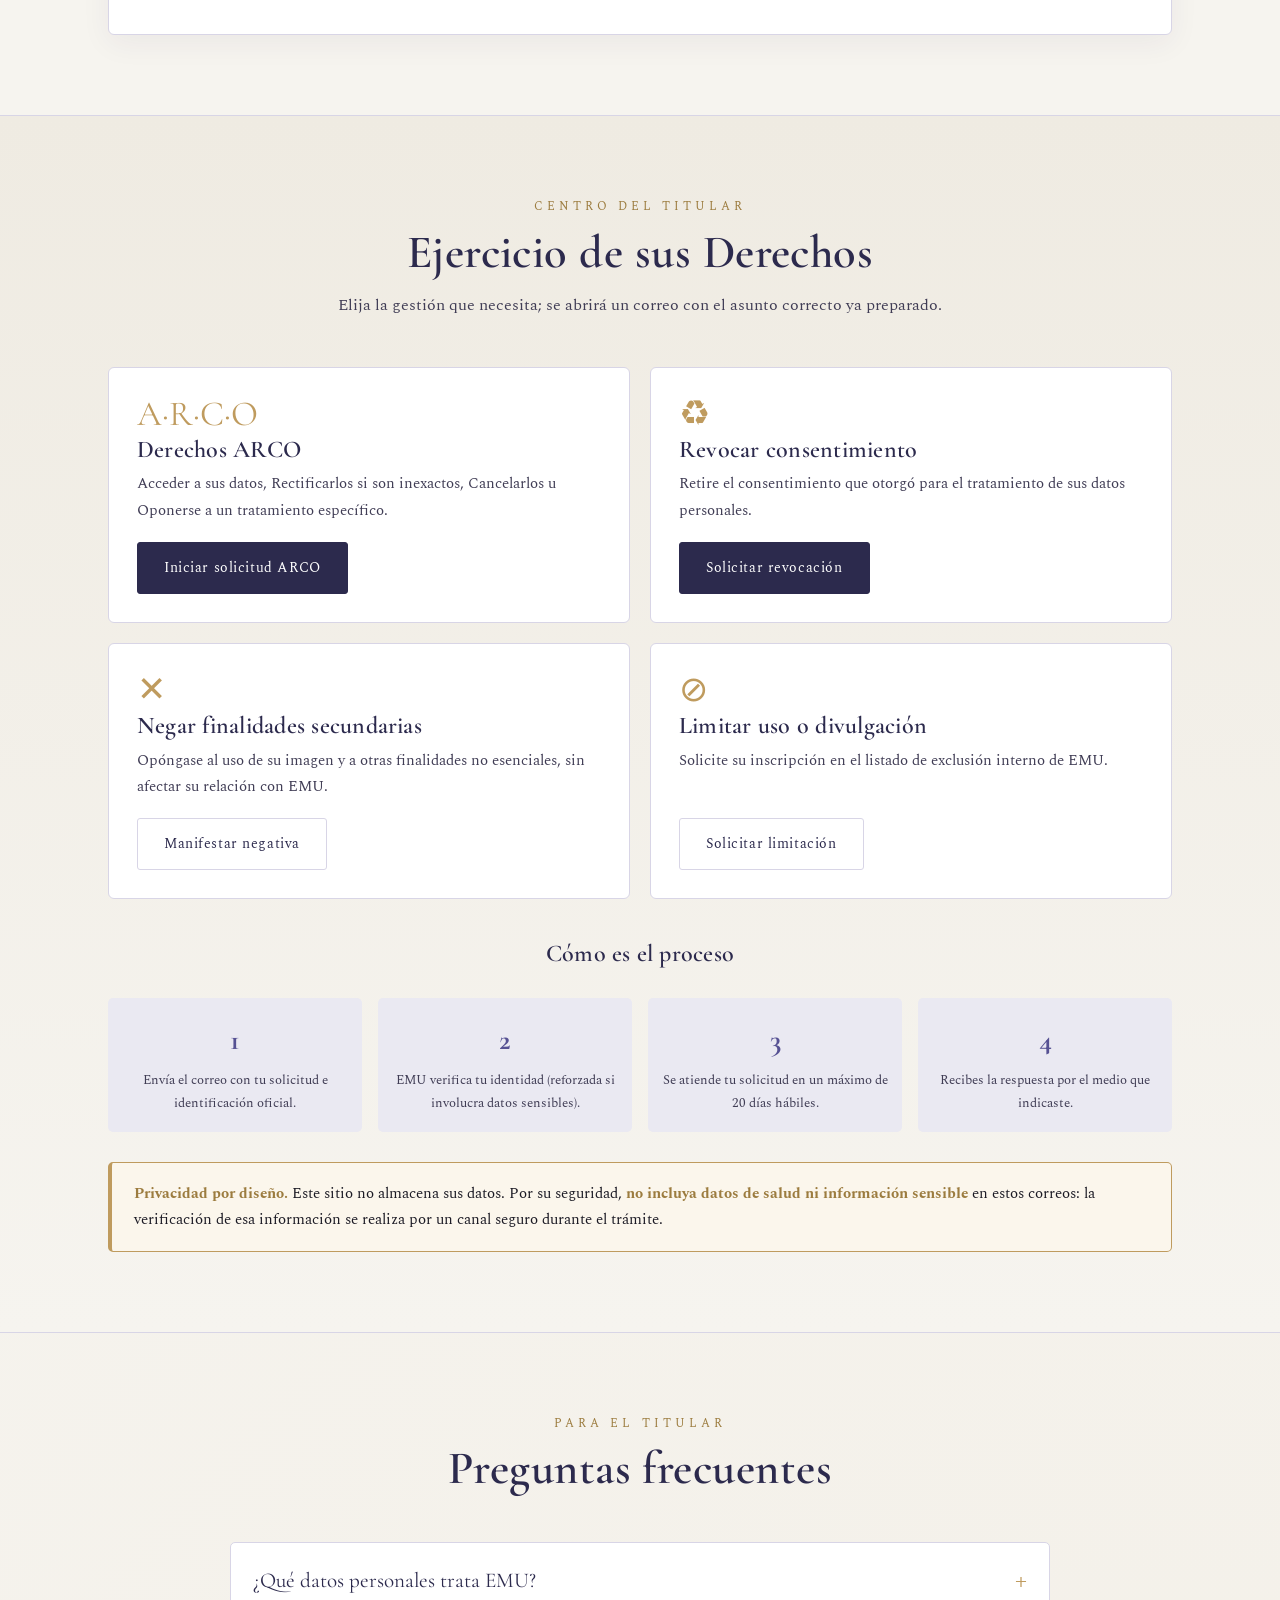
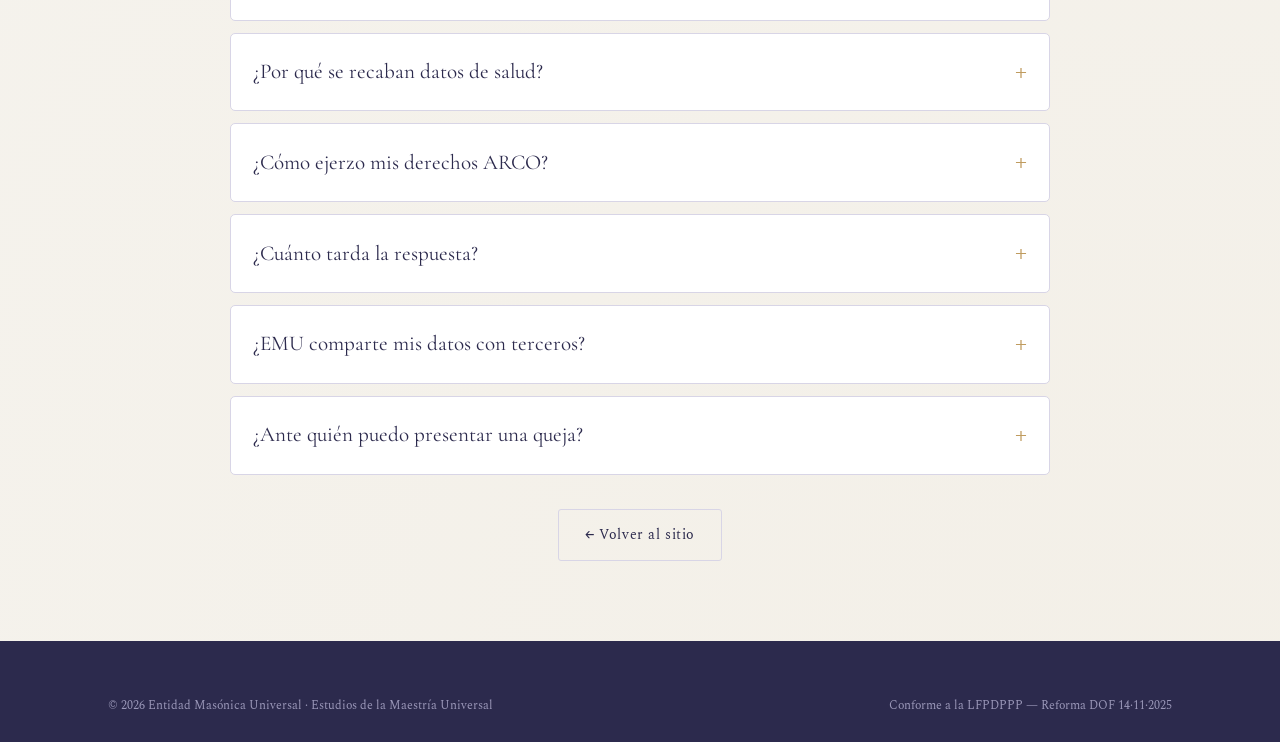
<file: aviso.html>
<!DOCTYPE html>
<html lang="es">
<head>
<meta charset="UTF-8">
<meta name="viewport" content="width=device-width, initial-scale=1.0">
<title>Privacidad y Derechos ARCO — Entidad Masónica Universal (EMU)</title>
<meta name="description" content="Aviso de Privacidad Integral, ejercicio de Derechos ARCO y preguntas frecuentes de EMU, conforme a la LFPDPPP.">
<meta name="robots" content="noindex, follow">
<link rel="icon" href="[data-uri]">
<link rel="preconnect" href="https://fonts.googleapis.com">
<link rel="preconnect" href="https://fonts.gstatic.com" crossorigin>
<link href="https://fonts.googleapis.com/css2?family=Cormorant+Garamond:ital,wght@0,400;0,500;0,600;0,700;1,400;1,500&family=Spectral:wght@300;400;500;600&display=swap" rel="stylesheet">
<style>
:root{
  --ink:#1B1A24; --ink-soft:#403D55;
  --purple:#565193; --purple-dk:#3E3A6E; --purple-deep:#2C2A4D;
  --lav:#EAE9F2; --lav-line:#D8D5E6;
  --gold:#BF9B5E; --gold-dk:#9C7C3F;
  --paper:#F6F4EF; --paper-warm:#EFEBE2; --panel:#FFFFFF;
  --maxw:1120px;
}
*{box-sizing:border-box;margin:0;padding:0}
html{scroll-behavior:smooth;scroll-padding-top:88px}
body{
  font-family:'Spectral',Georgia,serif; color:var(--ink);
  background:var(--paper);
  background-image:
    radial-gradient(circle at 12% 0%, rgba(86,81,147,.05), transparent 38%),
    radial-gradient(circle at 92% 100%, rgba(191,155,94,.05), transparent 40%);
  line-height:1.7; font-weight:400; -webkit-font-smoothing:antialiased;
}
h1,h2,h3,h4{font-family:'Cormorant Garamond',serif; font-weight:600; line-height:1.1; color:var(--purple-deep); letter-spacing:.01em}
a{color:var(--purple); text-decoration:none}
.wrap{max-width:var(--maxw); margin:0 auto; padding:0 28px}

/* ---------- NAV ---------- */
header{position:sticky; top:0; z-index:50; background:rgba(246,244,239,.86);
  backdrop-filter:blur(10px); border-bottom:1px solid var(--lav-line)}
.nav{display:flex; align-items:center; justify-content:space-between; height:74px}
.brand{display:flex; align-items:center; gap:12px}
.brand img{height:30px; width:auto}
.brand .bt{font-family:'Cormorant Garamond',serif; font-size:1.02rem; line-height:1; color:var(--purple-deep)}
.brand .bt small{display:block; font-family:'Spectral',serif; font-size:.56rem; letter-spacing:.28em; text-transform:uppercase; color:var(--gold-dk); margin-top:3px}
nav ul{list-style:none; display:flex; gap:30px; align-items:center}
nav a{font-family:'Spectral',serif; font-size:.82rem; letter-spacing:.06em; text-transform:uppercase; color:var(--ink-soft); position:relative; padding:4px 0}
nav a::after{content:""; position:absolute; left:0; bottom:-2px; width:0; height:1.5px; background:var(--gold); transition:width .3s ease}
nav a:hover{color:var(--purple-deep)} nav a:hover::after{width:100%}
.menu-btn{display:none; background:none; border:1px solid var(--lav-line); border-radius:4px; padding:8px 10px; cursor:pointer; color:var(--purple-deep); font-size:1.1rem}

/* ---------- HERO ---------- */
.hero{position:relative; overflow:hidden; padding:96px 0 84px; text-align:center}
.hero .seal-bg{position:absolute; top:50%; left:50%; transform:translate(-50%,-48%);
  width:min(620px,90%); opacity:.05; pointer-events:none; filter:saturate(.4)}
.hero-inner{position:relative}
.eyebrow{font-family:'Spectral',serif; font-size:.78rem; letter-spacing:.42em; text-transform:uppercase; color:var(--gold-dk); margin-bottom:22px}
.hero h1{font-size:clamp(2.6rem,6vw,4.6rem); font-weight:600}
.hero h1 .sub{display:block; font-family:'Spectral',serif; font-style:normal; font-weight:500; font-size:.26em; color:var(--gold-dk); margin-top:16px; letter-spacing:.32em; text-transform:uppercase}
.rule-gold{width:64px; height:2px; background:var(--gold); margin:30px auto; position:relative}
.rule-gold::before,.rule-gold::after{content:""; position:absolute; top:50%; width:5px; height:5px; background:var(--gold); border-radius:50%; transform:translateY(-50%)}
.rule-gold::before{left:-14px} .rule-gold::after{right:-14px}
.hero p.lead{max-width:660px; margin:0 auto 36px; font-size:1.18rem; color:var(--ink-soft)}
.cta-row{display:flex; gap:16px; justify-content:center; flex-wrap:wrap}
.btn{display:inline-flex; align-items:center; gap:9px; font-family:'Spectral',serif; font-size:.9rem; letter-spacing:.04em;
  padding:13px 26px; border-radius:3px; border:1px solid transparent; cursor:pointer; transition:all .25s ease}
.btn-solid{background:var(--purple-deep); color:#fff; border-color:var(--purple-deep)}
.btn-solid:hover{background:var(--purple); transform:translateY(-2px); box-shadow:0 10px 24px rgba(62,58,110,.22)}
.btn-ghost{background:transparent; color:var(--purple-deep); border-color:var(--lav-line)}
.btn-ghost:hover{border-color:var(--gold); color:var(--gold-dk)}

/* ---------- SECTIONS ---------- */
section.band{padding:80px 0; border-top:1px solid var(--lav-line)}
section.band.alt{background:linear-gradient(180deg,var(--paper-warm),var(--paper))}
.sec-head{text-align:center; margin-bottom:48px}
.sec-head .kicker{font-family:'Spectral',serif; font-size:.74rem; letter-spacing:.34em; text-transform:uppercase; color:var(--gold-dk); display:block; margin-bottom:10px}
.sec-head h2{font-size:clamp(2rem,4vw,2.9rem)}
.sec-head p{max-width:640px; margin:14px auto 0; color:var(--ink-soft)}

/* Quiénes somos / valores */
.two-col{display:grid; grid-template-columns:1fr 1fr; gap:28px}
.col-card{background:var(--panel); border:1px solid var(--lav-line); border-radius:6px; padding:32px}
.col-card h3{font-size:1.55rem; margin-bottom:10px}
.col-card p{color:var(--ink-soft); font-size:1rem}
.pillars{display:grid; grid-template-columns:repeat(3,1fr); gap:24px; margin-top:8px}
.pillar{background:var(--panel); border:1px solid var(--lav-line); border-top:3px solid var(--purple); border-radius:5px; padding:30px 26px; transition:transform .25s, box-shadow .25s}
.pillar:hover{transform:translateY(-4px); box-shadow:0 14px 30px rgba(44,42,77,.10)}
.pillar h3{font-size:1.5rem; margin-bottom:8px}
.pillar .ico{font-family:'Cormorant Garamond',serif; font-size:1.6rem; color:var(--gold-dk); border:1.5px solid var(--gold); width:48px; height:48px; display:flex; align-items:center; justify-content:center; border-radius:50%; margin-bottom:16px}
.editable-note{margin-top:30px; text-align:center; font-style:italic; font-size:.92rem; color:var(--ink-soft); background:var(--lav); border:1px dashed var(--purple); border-radius:5px; padding:14px 18px}

/* Aviso resumen (home) */
.aviso-card{background:var(--panel); border:1px solid var(--lav-line); border-top:4px solid var(--gold); border-radius:6px; padding:44px clamp(24px,5vw,56px); max-width:860px; margin:0 auto; text-align:center; box-shadow:0 8px 30px rgba(44,42,77,.06)}
.aviso-card h3{font-size:1.9rem; margin-bottom:12px}
.aviso-card p{color:var(--ink-soft); margin-bottom:10px}
.aviso-card ul{list-style:none; display:flex; flex-wrap:wrap; gap:10px 18px; justify-content:center; margin:20px 0 28px; padding:0}
.aviso-card li{font-family:'Spectral',serif; font-size:.82rem; letter-spacing:.04em; color:var(--purple-dk); background:var(--lav); border-radius:20px; padding:6px 14px}

/* Documento legal (aviso.html) */
.doc{background:var(--panel); border:1px solid var(--lav-line); border-radius:6px; padding:48px clamp(24px,5vw,64px); box-shadow:0 8px 30px rgba(44,42,77,.06)}
.doc .stamp{display:flex; justify-content:space-between; align-items:flex-start; flex-wrap:wrap; gap:14px; border-bottom:2px solid var(--gold); padding-bottom:18px; margin-bottom:30px}
.doc .stamp .meta{font-family:'Spectral',serif; font-size:.78rem; letter-spacing:.05em; color:var(--gold-dk); text-transform:uppercase; text-align:right}
.doc h3{font-size:1.7rem; margin:30px 0 8px; padding-top:6px}
.doc h3:first-of-type{margin-top:0}
.doc h4{font-family:'Cormorant Garamond',serif; font-size:1.25rem; color:var(--purple); margin:18px 0 4px}
.doc p{margin:0 0 12px; font-size:1rem}
.doc ul{margin:0 0 14px 22px} .doc li{margin-bottom:5px; font-size:1rem}
.doc .sensible{color:var(--purple-dk); font-weight:600}
.doc table.t{width:100%; border-collapse:collapse; margin:8px 0 18px; font-size:.92rem}
.doc table.t th{background:var(--purple-deep); color:#fff; text-align:left; padding:9px 12px; font-family:'Spectral',serif; font-weight:500; font-size:.82rem; letter-spacing:.03em}
.doc table.t td{border:1px solid var(--lav-line); padding:9px 12px; vertical-align:top}
.doc table.t tr:nth-child(even) td{background:#FAFAFD}
.tag{display:inline-block; font-family:'Spectral',serif; font-size:.66rem; font-weight:600; letter-spacing:.08em; text-transform:uppercase; padding:2px 8px; border-radius:3px}
.tag.s{background:var(--purple); color:#fff} .tag.o{background:var(--lav); color:var(--purple-dk)}

/* Derechos / ARCO hub */
.arco-grid{display:grid; grid-template-columns:repeat(2,1fr); gap:20px}
.arco-card{background:var(--panel); border:1px solid var(--lav-line); border-radius:6px; padding:28px; display:flex; flex-direction:column; transition:border-color .25s, transform .25s}
.arco-card:hover{border-color:var(--gold); transform:translateY(-3px)}
.arco-card .lt{font-family:'Cormorant Garamond',serif; font-size:2.2rem; color:var(--gold); line-height:1; margin-bottom:6px}
.arco-card h3{font-size:1.5rem; margin-bottom:8px}
.arco-card p{font-size:.96rem; color:var(--ink-soft); margin-bottom:18px; flex:1}
.arco-card .btn{align-self:flex-start}
.arco-steps{display:grid; grid-template-columns:repeat(4,1fr); gap:16px; margin-top:30px}
.step{text-align:center; padding:18px 12px; background:var(--lav); border-radius:5px}
.step .n{font-family:'Cormorant Garamond',serif; font-size:1.8rem; color:var(--purple); font-weight:700}
.step p{font-size:.84rem; color:var(--ink-soft); margin-top:4px}
.privacy-flag{margin-top:30px; background:#FBF6EC; border:1px solid var(--gold); border-left:4px solid var(--gold); border-radius:5px; padding:18px 22px; font-size:.94rem}
.privacy-flag strong{color:var(--gold-dk)}

/* FAQ */
.faq{max-width:820px; margin:0 auto}
.faq details{background:var(--panel); border:1px solid var(--lav-line); border-radius:5px; margin-bottom:12px; overflow:hidden}
.faq summary{cursor:pointer; padding:18px 22px; font-family:'Cormorant Garamond',serif; font-size:1.32rem; color:var(--purple-deep); list-style:none; display:flex; justify-content:space-between; align-items:center; gap:14px}
.faq summary::-webkit-details-marker{display:none}
.faq summary::after{content:"+"; font-family:'Spectral',serif; font-size:1.5rem; color:var(--gold); transition:transform .25s}
.faq details[open] summary::after{transform:rotate(45deg)}
.faq details[open] summary{border-bottom:1px solid var(--lav-line)}
.faq .a{padding:16px 22px 22px; font-size:1rem; color:var(--ink-soft)}

/* Contacto */
.contact-grid{display:grid; grid-template-columns:1fr 1fr; gap:40px; align-items:start}
.contact-info p{margin-bottom:16px; font-size:1.02rem; color:var(--ink-soft)}
.contact-info .lbl{font-family:'Spectral',serif; font-size:.72rem; letter-spacing:.18em; text-transform:uppercase; color:var(--gold-dk); display:block; margin-bottom:2px}
.form label{display:block; font-family:'Spectral',serif; font-size:.78rem; letter-spacing:.08em; text-transform:uppercase; color:var(--ink-soft); margin:0 0 5px}
.form input,.form textarea{width:100%; font-family:'Spectral',serif; font-size:1rem; padding:11px 14px; border:1px solid var(--lav-line); border-radius:4px; background:var(--panel); margin-bottom:16px; color:var(--ink)}
.form input:focus,.form textarea:focus{outline:none; border-color:var(--purple)}
.form .mini{font-size:.82rem; color:var(--ink-soft); font-style:italic; margin-top:-6px}

/* Redes sociales */
.social-row{display:flex; gap:14px; flex-wrap:wrap; margin-top:8px}
.social-btn{display:inline-flex; align-items:center; gap:10px; font-family:'Spectral',serif; font-size:.88rem; color:var(--purple-deep);
  border:1px solid var(--lav-line); border-radius:30px; padding:9px 18px 9px 10px; transition:border-color .25s, transform .25s}
.social-btn:hover{border-color:var(--gold); transform:translateY(-2px)}
.social-btn .si{width:30px; height:30px; border-radius:50%; background:var(--purple-deep); color:#fff; display:flex; align-items:center; justify-content:center}
.social-btn .si svg{width:15px; height:15px; fill:#fff}
footer .social-row{justify-content:flex-end}
footer .social-btn{border-color:rgba(255,255,255,.22); color:#D9D7E8}
footer .social-btn .si{background:rgba(255,255,255,.14)}
footer .social-btn:hover{border-color:var(--gold); color:#fff}

/* Footer */
footer{background:var(--purple-deep); color:#D9D7E8; padding:54px 0 26px; margin-top:0}
.foot-top{display:flex; justify-content:space-between; align-items:center; flex-wrap:wrap; gap:24px; border-bottom:1px solid rgba(255,255,255,.12); padding-bottom:28px}
.foot-top img{height:64px; opacity:.95; filter:brightness(0) invert(1)}
.foot-links{display:flex; gap:22px; flex-wrap:wrap}
.foot-links a{color:#C9C6DE; font-family:'Spectral',serif; font-size:.86rem; letter-spacing:.04em}
.foot-links a:hover{color:var(--gold)}
.foot-bottom{padding-top:22px; font-size:.78rem; color:#9A97B8; display:flex; justify-content:space-between; flex-wrap:wrap; gap:10px}

/* reveal */
.reveal{opacity:0; transform:translateY(22px); transition:opacity .7s ease, transform .7s ease}
.reveal.in{opacity:1; transform:none}

@media(max-width:860px){
  .pillars,.arco-grid,.arco-steps,.contact-grid,.two-col{grid-template-columns:1fr}
  .arco-steps{grid-template-columns:repeat(2,1fr)}
  nav ul{position:fixed; inset:74px 0 auto 0; flex-direction:column; gap:0; background:var(--paper); border-bottom:1px solid var(--lav-line); padding:8px 0; transform:translateY(-130%); transition:transform .3s ease}
  nav ul.open{transform:none}
  nav li{width:100%; text-align:center} nav a{display:block; padding:14px 0}
  .menu-btn{display:block}
  footer .social-row{justify-content:flex-start}
}

/* ===== Estudios ===== */
.lectura{background:linear-gradient(135deg,var(--purple-deep),var(--purple)); color:#EDEBF7; border-radius:8px; padding:36px clamp(22px,4vw,48px); margin-bottom:34px}
.lectura-tag{display:inline-block; font-family:'Spectral',serif; font-size:.7rem; letter-spacing:.3em; text-transform:uppercase; color:var(--gold); border:1px solid var(--gold); border-radius:20px; padding:4px 14px; margin-bottom:14px}
.lectura h3{color:#fff; font-size:clamp(1.5rem,3vw,2.1rem); margin-bottom:10px}
.lectura p{color:#CFCCE4; max-width:760px; margin-bottom:20px}
.lectura .lectura-ghost{border-color:rgba(255,255,255,.35); color:#fff}
.lectura .lectura-ghost:hover{border-color:var(--gold); color:var(--gold)}
.post-grid{display:grid; grid-template-columns:repeat(3,1fr); gap:22px}
.post-card{background:var(--panel); border:1px solid var(--lav-line); border-radius:6px; overflow:hidden; display:flex; flex-direction:column; transition:transform .25s, box-shadow .25s}
.post-card:hover{transform:translateY(-4px); box-shadow:0 14px 30px rgba(44,42,77,.10)}
.pc-img{height:150px; background-size:cover; background-position:center; background-color:var(--lav)}
.pc-body{padding:20px 22px; display:flex; flex-direction:column; flex:1}
.pc-date{font-family:'Spectral',serif; font-size:.72rem; letter-spacing:.14em; text-transform:uppercase; color:var(--gold-dk); margin-bottom:6px}
.pc-body h3{font-size:1.25rem; line-height:1.25; margin-bottom:8px}
.pc-body p{font-size:.92rem; color:var(--ink-soft); flex:1}
.pc-share{margin-top:12px; font-family:'Spectral',serif; font-size:.82rem}
.estudios-foot{text-align:center; margin-top:30px}
.mini-note{text-align:center; font-size:.82rem; font-style:italic; color:var(--ink-soft); margin-top:12px}
@media(max-width:860px){.post-grid{grid-template-columns:1fr}}

/* Vinculación institucional */
.vinculo{margin-top:34px; background:var(--panel); border:1px solid var(--gold); border-left:4px solid var(--gold); border-radius:6px; padding:26px 30px}
.vinculo h3{font-size:1.4rem; margin-bottom:6px}
.vinculo p{color:var(--ink-soft); font-size:.98rem; margin:0}

</style>
</head>
<body>

<header>
  <div class="wrap nav">
    <a class="brand" href="index.html">
      <img src="[data-uri]" alt="EMU">
      <span class="bt">Entidad Masónica Universal<small>Estudios de la Maestría Universal</small></span>
    </a>
    <nav>
      <ul>
        <li><a href="index.html">Volver al sitio</a></li>
        <li><a href="#derechos">Ejercer mis Derechos</a></li>
        <li><a href="#faq">Preguntas</a></li>
      </ul>
    </nav>
  </div>
</header>

<section class="band" style="border-top:none">
  <div class="wrap">
    <div class="sec-head">
      <span class="kicker">Documento Oficial</span>
      <h2>Aviso de Privacidad Integral</h2>
      <p>Conforme a la Ley Federal de Protección de Datos Personales en Posesión de los Particulares (LFPDPPP).</p>
    </div>
    <div class="doc">
      <div class="stamp">
        <div>
          <strong style="font-family:'Cormorant Garamond',serif;font-size:1.5rem;color:var(--purple-deep)">Entidad Masónica Universal</strong><br>
          <span style="font-size:.9rem;color:var(--ink-soft)">Estudios de la Maestría Universal (EMU)</span>
        </div>
        <div class="meta">Última actualización: Febrero 2026<br>Reforma DOF 14&middot;11&middot;2025</div>
      </div>

      <h3>1. Identidad y domicilio del responsable</h3>
      <p><strong>Entidad Masónica Universal</strong> (en adelante “EMU” o “el Responsable”), persona moral con domicilio en Calle Gobernador Protasio Tagle 132, Planta Baja, Col. San Miguel Chapultepec, Alc. Miguel Hidalgo, C.P. 11850, Ciudad de México, México, y portal de internet https://emu-ac.mx, es responsable del uso y protección de sus datos personales.</p>
      <p><strong>Persona designada para la atención de datos personales:</strong> Ana Lucía Gual Alcántara &middot; <strong>Correo:</strong> emuac33@gmail.com &middot; <strong>Tel:</strong> 55 6243-9628</p>

      <h3>2. Datos personales sometidos a tratamiento</h3>
      <p>Conforme al artículo 15, fracción II de la LFPDPPP, se identifican los datos que se recaban, señalando expresamente cuáles tienen carácter de <span class="sensible">sensibles</span>:</p>
      <table class="t">
        <tr><th>Categoría</th><th>Datos que se recaban</th><th>Clasificación</th></tr>
        <tr><td>Identificación</td><td>Nombre completo, firma, edad, nacionalidad, lugar y fecha de nacimiento, INE, fotografía</td><td><span class="tag o">Ordinario</span></td></tr>
        <tr><td>Contacto</td><td>Teléfonos, correo electrónico, domicilio</td><td><span class="tag o">Ordinario</span></td></tr>
        <tr><td>Laborales</td><td>Ocupación, empresa, domicilio de trabajo, horario, grado de estudios</td><td><span class="tag o">Ordinario</span></td></tr>
        <tr><td>Terceros</td><td>Datos de referencias personales para emergencias (nombre y teléfono)</td><td><span class="tag o">Ordinario</span></td></tr>
        <tr><td>Patrimoniales</td><td>Solvencia económica para cubrir cuotas</td><td><span class="tag o">Ordinario</span></td></tr>
        <tr><td>Imagen</td><td>Fotografías y videos tomados en actividades</td><td><span class="tag o">Ordinario</span></td></tr>
        <tr><td>Salud</td><td>Estado de salud, enfermedades crónicas o de riesgo, medicamentos prescritos</td><td><span class="tag s">Sensible</span></td></tr>
        <tr><td>Creencias filosóficas y morales</td><td>Pertenencia a asociaciones, vínculos con la masonería, compromisos de ingreso</td><td><span class="tag s">Sensible</span></td></tr>
      </table>
      <p>Los datos clasificados como <span class="sensible">SENSIBLES</span> requieren su consentimiento expreso y por escrito (firma autógrafa), conforme al artículo 8 de la LFPDPPP, recabado mediante formato independiente del dossier de bienvenida.</p>

      <h3>3. Finalidades del tratamiento</h3>
      <h4>3.1 Finalidades primarias (no requieren consentimiento adicional)</h4>
      <ul>
        <li>Integrar su expediente personal y masónico.</li>
        <li>Evaluar solicitudes de ingreso y solvencia para cubrir cuotas.</li>
        <li>Inscribir candidatos y gestionar la certificación de competencias.</li>
        <li>Orientar y capacitar conforme al perfil de cada afiliado.</li>
        <li>Elaborar credenciales de identificación.</li>
        <li>Notificar a contactos de emergencia durante actividades de EMU.</li>
        <li>Reportes estadísticos internos y seguimiento de procesos.</li>
        <li>Dar cumplimiento a las obligaciones normativas de EMU.</li>
      </ul>
      <h4>3.2 Finalidades secundarias (requieren su consentimiento; puede oponerse)</h4>
      <ul>
        <li>Difundir felicitaciones, reconocimientos y celebraciones internas.</li>
        <li>Utilizar y divulgar su imagen en materiales informativos y promocionales de EMU.</li>
        <li>Presentar a los miembros en actividades relacionadas con el objeto social.</li>
        <li>Integrar referencias personales para fines estadísticos.</li>
      </ul>
      <p>Para oponerse a las finalidades secundarias, escriba a emuac33@gmail.com con el asunto “Negativa finalidades secundarias”. Su negativa no afectará su relación con EMU.</p>

      <h3>4. Transferencias de datos personales</h3>
      <p>Sus datos NO son transferidos a terceros ajenos a EMU. De requerirse en el futuro, se le informará oportunamente mediante actualización de este aviso y, en su caso, se recabará su consentimiento conforme a los artículos 35 y 36 de la LFPDPPP.</p>

      <h3>5. Derechos ARCO</h3>
      <p>Usted puede Acceder, Rectificar, Cancelar u Oponerse al tratamiento de sus datos (derechos ARCO).</p>
      <p><strong>a) Medio para presentar la solicitud:</strong> correo electrónico a emuac33@gmail.com, indicando en el asunto “Ejercicio de Derechos ARCO”. También puede iniciar su solicitud desde la sección <a href="index.html#derechos">Ejercicio de sus Derechos</a> de este sitio.</p>
      <p><strong>b) Documentación requerida:</strong> identificación oficial con fotografía del titular o, en su caso, documento que acredite la representación legal, y descripción clara del derecho que desea ejercer.</p>
      <p><strong>c) Plazo de respuesta:</strong> 20 (veinte) días hábiles contados a partir de la recepción de la solicitud completa.</p>
      <p><strong>d) Medio de notificación:</strong> correo electrónico proporcionado por el titular en su solicitud.</p>
      <p><strong>Datos de contacto del área responsable:</strong> Ana Lucía Gual Alcántara, Calle Gobernador Protasio Tagle 132-PB, Col. San Miguel Chapultepec, Alc. Miguel Hidalgo, C.P. 11850, Ciudad de México. Correo: emuac33@gmail.com. Tel: 55 6243-9628.</p>

      <h3>6. Revocación del consentimiento</h3>
      <p>Puede revocar el consentimiento otorgado enviando solicitud a emuac33@gmail.com con el asunto “Revocación de consentimiento”, acompañada de identificación oficial. En ciertos casos no será posible atender la solicitud de inmediato por obligaciones legales de conservación.</p>

      <h3>7. Opciones para limitar el uso o divulgación</h3>
      <p>Puede solicitar la limitación del uso de sus datos o su inscripción en el listado de exclusión interno escribiendo a emuac33@gmail.com con el asunto “Limitación de uso”, acompañando identificación oficial.</p>

      <h3>8. Cambios al aviso de privacidad</h3>
      <p>Este aviso puede modificarse por requerimientos legales o ajustes internos. Cualquier cambio se notificará mediante (i) publicación en https://emu-ac.mx y (ii) correo electrónico a la dirección proporcionada.</p>

      <h3>9. Autoridad competente</h3>
      <p>Si considera vulnerado su derecho a la protección de datos personales, puede acudir ante la <strong>Secretaría Anticorrupción y Buen Gobierno</strong>, autoridad competente conforme a la reforma publicada en el DOF el 14 de noviembre de 2025.</p>

      <h3>10. Consentimiento</h3>
      <p>Al proporcionar sus datos personales a EMU, usted consiente su tratamiento conforme a este aviso. El tratamiento de datos sensibles (salud y creencias filosóficas) requiere su consentimiento expreso y por escrito mediante formato independiente con firma autógrafa, conforme al artículo 8 de la LFPDPPP.</p>
    </div>


  </div>
</section>


<!-- ===== DERECHOS / ARCO HUB ===== -->
<section class="band alt" id="derechos">
  <div class="wrap">
    <div class="sec-head">
      <span class="kicker">Centro del Titular</span>
      <h2>Ejercicio de sus Derechos</h2>
      <p>Elija la gestión que necesita; se abrirá un correo con el asunto correcto ya preparado.</p>
    </div>

    <div class="arco-grid">
      <div class="arco-card">
        <span class="lt">A&middot;R&middot;C&middot;O</span>
        <h3>Derechos ARCO</h3>
        <p>Acceder a sus datos, Rectificarlos si son inexactos, Cancelarlos u Oponerse a un tratamiento específico.</p>
        <a class="btn btn-solid" href="mailto:emuac33@gmail.com?subject=Ejercicio%20de%20Derechos%20ARCO&body=Nombre%20completo%3A%0ADerecho%20que%20deseo%20ejercer%20(Acceso%2FRectificaci%C3%B3n%2FCancelaci%C3%B3n%2FOposici%C3%B3n)%3A%0ADescripci%C3%B3n%20de%20mi%20solicitud%3A%0A%0A(Adjunte%20copia%20de%20su%20identificaci%C3%B3n%20oficial.%20No%20incluya%20datos%20de%20salud%20en%20este%20correo.)">Iniciar solicitud ARCO</a>
      </div>
      <div class="arco-card">
        <span class="lt">&#9851;</span>
        <h3>Revocar consentimiento</h3>
        <p>Retire el consentimiento que otorgó para el tratamiento de sus datos personales.</p>
        <a class="btn btn-solid" href="mailto:emuac33@gmail.com?subject=Revocaci%C3%B3n%20de%20consentimiento&body=Nombre%20completo%3A%0AConsentimiento%20que%20deseo%20revocar%3A%0A%0A(Adjunte%20copia%20de%20su%20identificaci%C3%B3n%20oficial.)">Solicitar revocación</a>
      </div>
      <div class="arco-card">
        <span class="lt">&#10005;</span>
        <h3>Negar finalidades secundarias</h3>
        <p>Opóngase al uso de su imagen y a otras finalidades no esenciales, sin afectar su relación con EMU.</p>
        <a class="btn btn-ghost" href="mailto:emuac33@gmail.com?subject=Negativa%20finalidades%20secundarias&body=Nombre%20completo%3A%0AManifiesto%20mi%20negativa%20al%20tratamiento%20de%20mis%20datos%20para%20finalidades%20secundarias.">Manifestar negativa</a>
      </div>
      <div class="arco-card">
        <span class="lt">&#8856;</span>
        <h3>Limitar uso o divulgación</h3>
        <p>Solicite su inscripción en el listado de exclusión interno de EMU.</p>
        <a class="btn btn-ghost" href="mailto:emuac33@gmail.com?subject=Limitaci%C3%B3n%20de%20uso&body=Nombre%20completo%3A%0ASolicito%20la%20limitaci%C3%B3n%20del%20uso%20de%20mis%20datos%20personales.">Solicitar limitación</a>
      </div>
    </div>

    <h4 style="text-align:center; margin:42px 0 4px; color:var(--purple-deep); font-size:1.5rem">Cómo es el proceso</h4>
    <div class="arco-steps">
      <div class="step"><div class="n">1</div><p>Envía el correo con tu solicitud e identificación oficial.</p></div>
      <div class="step"><div class="n">2</div><p>EMU verifica tu identidad (reforzada si involucra datos sensibles).</p></div>
      <div class="step"><div class="n">3</div><p>Se atiende tu solicitud en un máximo de 20 días hábiles.</p></div>
      <div class="step"><div class="n">4</div><p>Recibes la respuesta por el medio que indicaste.</p></div>
    </div>

    <div class="privacy-flag">
      <strong>Privacidad por diseño.</strong> Este sitio no almacena sus datos. Por su seguridad, <strong>no incluya datos de salud ni información sensible</strong> en estos correos: la verificación de esa información se realiza por un canal seguro durante el trámite.
    </div>
  </div>
</section>

<!-- ===== FAQ ===== -->
<section class="band" id="faq">
  <div class="wrap">
    <div class="sec-head">
      <span class="kicker">Para el Titular</span>
      <h2>Preguntas frecuentes</h2>
    </div>
    <div class="faq">
      <details><summary>¿Qué datos personales trata EMU?</summary><div class="a">Datos de identificación, contacto, laborales, patrimoniales, imagen y referencias de terceros; y dos categorías sensibles: datos de salud y datos sobre creencias filosóficas y morales (vínculos con la masonería). El detalle está en el Aviso de esta página.</div></details>
      <details><summary>¿Por qué se recaban datos de salud?</summary><div class="a">Únicamente para poder actuar adecuadamente ante una emergencia médica durante las actividades de EMU. Su tratamiento requiere su consentimiento expreso por escrito, y negarse no impide su afiliación.</div></details>
      <details><summary>¿Cómo ejerzo mis derechos ARCO?</summary><div class="a">Desde la sección <a href="#derechos">Ejercicio de sus Derechos</a> de esta página, enviando un correo con el asunto correspondiente y copia de su identificación oficial. EMU responde en un máximo de 20 días hábiles.</div></details>
      <details><summary>¿Cuánto tarda la respuesta?</summary><div class="a">El plazo legal es de 20 días hábiles a partir de la recepción de la solicitud completa. Las solicitudes que involucran datos sensibles pueden requerir verificación reforzada de identidad.</div></details>
      <details><summary>¿EMU comparte mis datos con terceros?</summary><div class="a">No. Sus datos no se transfieren a terceros ajenos a EMU. Si en el futuro fuera necesario, se le informaría y, en su caso, se recabaría su consentimiento conforme a los artículos 35 y 36 de la LFPDPPP.</div></details>
      <details><summary>¿Ante quién puedo presentar una queja?</summary><div class="a">Ante la Secretaría Anticorrupción y Buen Gobierno, autoridad competente en materia de protección de datos personales en posesión de los particulares desde la reforma del 14 de noviembre de 2025.</div></details>
    </div>
    <p style="text-align:center; margin-top:34px">
      <a class="btn btn-ghost" href="index.html">&larr; Volver al sitio</a>
    </p>
  </div>
</section>


<footer>
  <div class="wrap">
    <div class="foot-bottom" style="border-top:none; padding-top:0">
      <span>&copy; 2026 Entidad Masónica Universal &middot; Estudios de la Maestría Universal</span>
      <span>Conforme a la LFPDPPP &mdash; Reforma DOF 14&middot;11&middot;2025</span>
    </div>
  </div>
</footer>

</body>
</html>
</file>
